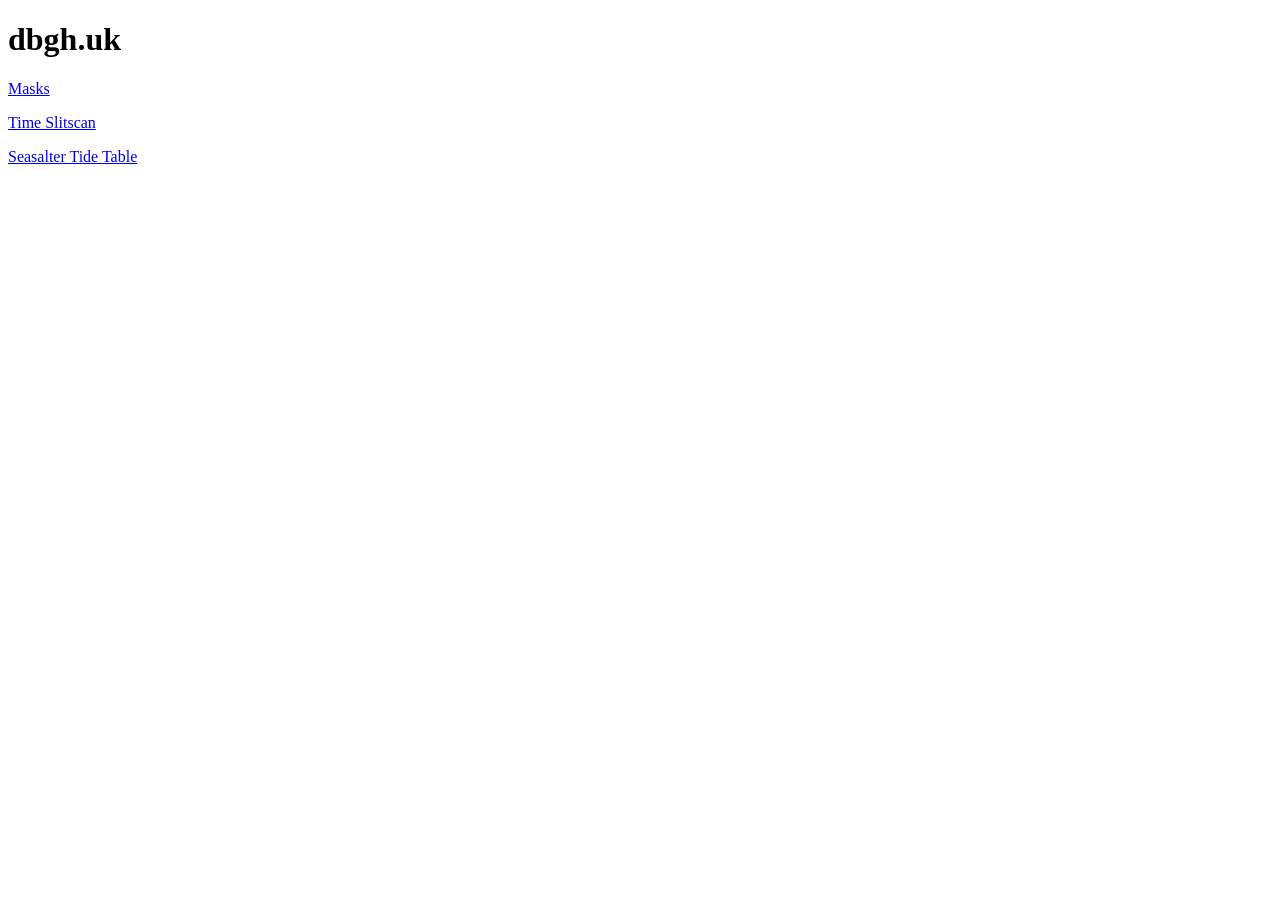
<file: index.html>
<!DOCTYPE html>
<html lang="en">
<head>
  <meta charset="utf-8">
  <meta name="viewport" content="width=device-width, initial-scale=1">
  <title>dbgh.uk</title>
</head>
<body>
  <h1>dbgh.uk</h1>
  <p><a href="/m">Masks</a></p>
  <p><a href="/slitscan">Time Slitscan</a></p>
  <p><a href="/seasalter-tides">Seasalter Tide Table</a></p>
</body>
</html>
</file>
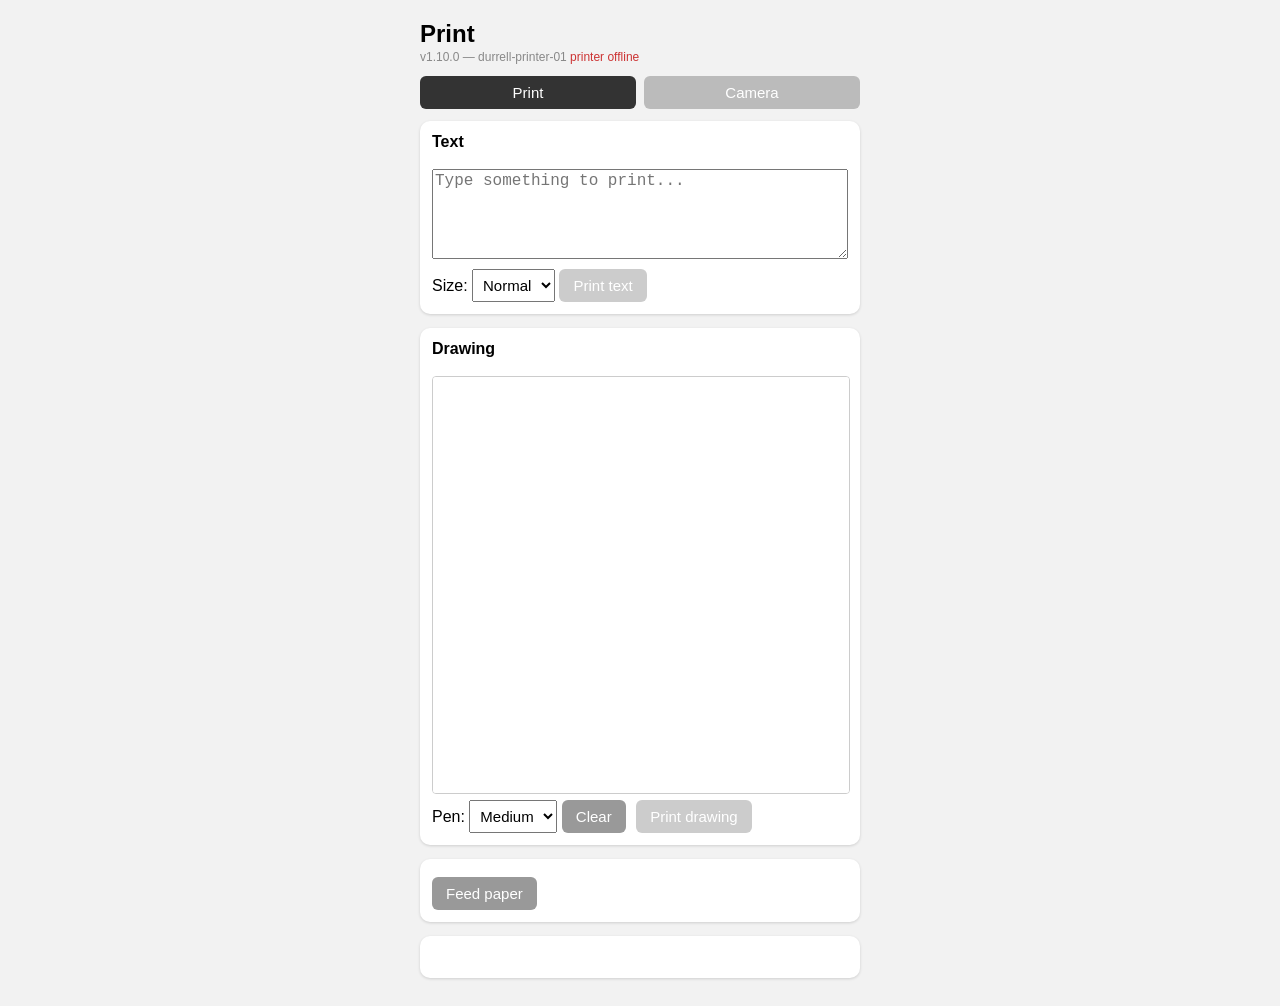
<file: print/index.html>
<!DOCTYPE html><html><head>
<meta charset="utf-8">
<meta name="viewport" content="width=device-width, initial-scale=1">
<title>Print</title>
<style>
  body{font-family:-apple-system,Helvetica,Arial,sans-serif;max-width:440px;
       margin:0 auto;padding:14px;background:#f2f2f2}
  h2{margin:6px 0 2px} .ver{color:#888;font-size:12px;margin-bottom:12px}
  .card{background:#fff;border-radius:10px;padding:12px;margin-bottom:14px;
        box-shadow:0 1px 3px rgba(0,0,0,.15)}
  textarea{width:100%;height:90px;font-size:16px;box-sizing:border-box}
  canvas{width:100%;touch-action:none;border:1px solid #ccc;border-radius:4px;
         background:#fff;display:block}
  button{font-size:15px;padding:8px 14px;margin:6px 6px 0 0;border:none;
         border-radius:6px;background:#333;color:#fff}
  button:disabled{background:#ccc}
  button.sec{background:#999}
  select{font-size:15px;padding:6px}
  #status{min-height:18px;font-size:14px}
  .on{color:#0a7}.off{color:#c33}
  .tabbar{display:flex;gap:8px;margin-bottom:12px}
  .tabbar button{flex:1;margin:0;background:#bbb}
  .tabbar button.act{background:#333}
</style></head><body>
<h2>Print</h2>
<div class="ver">v1.10.0 &mdash; <span id="pname"></span> <span id="conn" class="off">connecting&hellip;</span></div>

<div class="tabbar">
  <button id="tb-print" class="act" onclick="showTab('print')">Print</button>
  <button id="tb-cam" onclick="showTab('cam')">Camera</button>
</div>

<div id="pane-print">
<div class="card">
  <b>Text</b><br><br>
  <textarea id="txt" placeholder="Type something to print..."></textarea><br>
  Size: <select id="size">
    <option value="0">Normal</option>
    <option value="16">Tall</option>
    <option value="17">Big</option>
  </select>
  <button id="btnText" onclick="printText()" disabled>Print text</button>
</div>

<div class="card">
  <b>Drawing</b><br><br>
  <canvas id="cv" width="384" height="384"></canvas>
  Pen: <select id="pen">
    <option value="3">Thin</option>
    <option value="6" selected>Medium</option>
    <option value="12">Fat</option>
    <option value="24">Eraser</option>
  </select>
  <button class="sec" onclick="clearCv()">Clear</button>
  <button id="btnDraw" onclick="printDrawing()" disabled>Print drawing</button>
</div>

<div class="card">
  <button id="btnFeed" class="sec" onclick="send({type:'feed'})" disabled>Feed paper</button>
</div>
</div>

<div id="pane-cam" style="display:none">
<div class="card">
  <b>Take a picture</b> <span style="font-size:12px;color:#888">(countdown, photo, 5s to cancel, then print)</span><br><br>
  <button id="btnSnap" onclick="snap('draw')" disabled>Photo &rarr; AI drawing</button>
  <button id="btnSnapD" onclick="snap('direct')" disabled>Photo &rarr; print photo</button>
  <div id="shots" style="margin-top:8px"></div>
</div>

<div class="card">
  <b>Print options</b><br><br>
  <label style="font-size:15px"><input type="checkbox" id="cbDouble"> Double print (one to keep)</label>
  <div style="font-size:12px;color:#888;margin-top:4px">Applies to drawings and photos,
  from every phone, until switched off. Double-tap the printer's button does 2 copies once.</div>
  <br><b>Drawing style</b> <span style="font-size:12px;color:#888">(always black &amp; white - this sets the flavour)</span><br>
  <select id="stylePreset" style="width:100%;margin-top:6px" onchange="presetPicked()"></select>
  <textarea id="styleText" style="height:56px;font-size:14px;margin-top:6px"
    placeholder="describe a style in your own words..."></textarea>
  <button onclick="useStyle()">Use this style</button>
  <button class="sec" onclick="saveStyleLib()">Save as my style</button>
  <button class="sec" id="btnDelStyle" onclick="delStyle()" style="display:none">Forget</button>
  <details style="margin-top:10px">
    <summary style="font-size:13px;color:#888">Advanced: the fixed rules (rarely change)</summary>
    <textarea id="baseText" style="height:72px;font-size:13px;margin-top:6px"></textarea>
    <button class="sec" onclick="send({type:'set',base:document.getElementById('baseText').value});setStatus('Rules saved')">Save rules</button>
  </details>
</div>
</div>

<div class="card">
  <button id="btnCancel" onclick="send({type:'cancel'});hideCancel()"
    style="display:none;background:#c33">Cancel print</button>
  <div id="status"></div>
</div>

<script>
function showTab(t){
  document.getElementById('pane-print').style.display = t=='print'?'':'none';
  document.getElementById('pane-cam').style.display = t=='cam'?'':'none';
  document.getElementById('tb-print').className = t=='print'?'act':'';
  document.getElementById('tb-cam').className = t=='cam'?'act':'';
}
const RELAY='wss://printer-relay.dbgh.workers.dev';
const printerId=new URLSearchParams(location.search).get('printer')||'durrell-printer-01';
document.getElementById('pname').textContent=printerId+' ';

// --- canvas drawing (same as the local page) ---
const cv=document.getElementById('cv'),ctx=cv.getContext('2d');
function clearCv(){ctx.fillStyle='#fff';ctx.fillRect(0,0,384,384);}
clearCv();
let drawing=false,last=null;
function pos(e){const r=cv.getBoundingClientRect();
  return {x:(e.clientX-r.left)*384/r.width,y:(e.clientY-r.top)*384/r.height};}
cv.addEventListener('pointerdown',e=>{drawing=true;last=pos(e);dot(last);e.preventDefault();});
cv.addEventListener('pointermove',e=>{if(!drawing)return;const p=pos(e);
  const pen=+document.getElementById('pen').value;
  ctx.strokeStyle=pen==24?'#fff':'#000';ctx.lineWidth=pen;ctx.lineCap='round';
  ctx.beginPath();ctx.moveTo(last.x,last.y);ctx.lineTo(p.x,p.y);ctx.stroke();
  last=p;e.preventDefault();});
window.addEventListener('pointerup',()=>drawing=false);
function dot(p){const pen=+document.getElementById('pen').value;
  ctx.fillStyle=pen==24?'#fff':'#000';
  ctx.beginPath();ctx.arc(p.x,p.y,pen/2,0,7);ctx.fill();}

// --- relay connection with reconnect ---
let ws=null,online=false;
function setStatus(s){
  const el=document.getElementById('status');
  el.textContent=s;
  const bad=/no camera|failed|error|offline|cancelled/i.test(s);
  el.style.cssText=bad?'color:#c22;font-weight:700;font-size:16px':'';
}
function setOnline(on){
  online=on;
  const c=document.getElementById('conn');
  c.textContent=on?'printer online':'printer offline';
  c.className=on?'on':'off';
  for(const id of ['btnText','btnDraw','btnFeed','btnSnap','btnSnapD'])
    document.getElementById(id).disabled=!on;
}
let cfg={doublePrint:false};
function connect(){
  ws=new WebSocket(RELAY+'/browser/'+printerId);
  ws.onopen=()=>ws.send('{"type":"settings?"}');
  ws.onmessage=e=>{
    let m;try{m=JSON.parse(e.data);}catch{return;}
    if(m.type==='status')setOnline(m.online);
    if(m.type==='sent'&&!sendQueue.length)setStatus('Sent to printer...');
    if(m.type==='printed'){
      if(sendQueue.length){setStatus('Printing copy 2...');nextChunk();}
      else setStatus('Printed!');
    }
    if(m.type==='chunk_ok')nextChunk();
    if(m.type==='snap_status'){
      setStatus(m.msg);
      if(m.msg.indexOf('tap Cancel')<0)hideCancel();
    }
    if(m.type==='photo'){addShot('image/jpeg',m.jpg,'photo');showCancel();}
    if(m.type==='preview')addShot('image/png',m.png,'drawing');
    if(m.type==='settings'){
      cfg=m;
      document.getElementById('cbDouble').checked=!!m.doublePrint;
      rebuildStyles(m);
    }
    if(m.type==='error'){sendQueue=[];setStatus('Error: '+m.error);}
  };
  ws.onclose=()=>{setOnline(false);setTimeout(connect,3000);};
  ws.onerror=()=>ws.close();
}
connect();
function send(msg){
  if(!ws||ws.readyState!==1){setStatus('Not connected');return;}
  ws.send(JSON.stringify(msg));setStatus('Sending...');
}
document.getElementById('cbDouble').addEventListener('change',e=>{
  send({type:'set',doublePrint:e.target.checked});
});
const PRESETS=[
  ['Woodcut (original)','bold woodcut-style illustration with confident outlines and minimal detail'],
  ['Cartoon','playful cartoon with big expressive features and thick clean outlines'],
  ['Manga','manga comic style with dynamic expressive ink outlines'],
  ['Caricature',"funny caricature exaggerating the subject's most distinctive features"],
  ["Children's book",'sweet children\'s picture-book illustration with simple rounded shapes'],
  ['One-line','elegant continuous one-line drawing, a single unbroken line']];
function rebuildStyles(m){
  const sel=document.getElementById('stylePreset');
  let h='<option value="">custom...</option><optgroup label="Presets">';
  for(const [n,v] of PRESETS)h+='<option value="'+v.replace(/"/g,'&quot;')+'">'+n+'</option>';
  h+='</optgroup>';
  if((m.styles||[]).length){
    h+='<optgroup label="My styles">';
    for(const v of m.styles)h+='<option value="'+v.replace(/"/g,'&quot;')+'">'+
      (v.length>42?v.slice(0,40)+'...':v)+'</option>';
    h+='</optgroup>';
  }
  sel.innerHTML=h;
  if(m.style){
    document.getElementById('styleText').value=m.style;
    sel.value=[...sel.options].some(o=>o.value===m.style)?m.style:'';
  }
  if(m.base)document.getElementById('baseText').value=m.base;
  updateDelBtn(m);
}
function updateDelBtn(m){
  const cur=document.getElementById('styleText').value.trim();
  document.getElementById('btnDelStyle').style.display=
    (m.styles||[]).includes(cur)?'inline-block':'none';
}
function presetPicked(){
  const v=document.getElementById('stylePreset').value;
  if(v)document.getElementById('styleText').value=v;
  updateDelBtn(cfg);
}
function useStyle(){
  const v=document.getElementById('styleText').value.trim();
  if(!v){setStatus('Describe a style first');return;}
  send({type:'set',style:v});
  setStatus('Style set - it is now the default');
}
function saveStyleLib(){
  const v=document.getElementById('styleText').value.trim();
  if(!v){setStatus('Describe a style first');return;}
  send({type:'set',styleAdd:v,style:v});
  setStatus('Saved to My styles and set as default');
}
function delStyle(){
  const v=document.getElementById('styleText').value.trim();
  send({type:'set',styleDel:v});
  setStatus('Forgotten');
}
function printText(){
  const t=document.getElementById('txt').value;
  if(!t.trim()){setStatus('Nothing to print');return;}
  send({type:'print',text:t,size:+document.getElementById('size').value});
}

// --- camera: spoken 3..2..1, shutter click, THEN the capture fires ---
function say(text){
  try{const u=new SpeechSynthesisUtterance(text);u.rate=1;speechSynthesis.speak(u);}catch(e){}
}
let audioCtx=null;
function shutterSound(){
  try{
    audioCtx=audioCtx||new (window.AudioContext||window.webkitAudioContext)();
    // two short filtered noise bursts = mechanical click-clack
    for(const [t0,dur,f] of [[0,0.02,2600],[0.07,0.035,1400]]){
      const n=audioCtx.sampleRate*dur,buf=audioCtx.createBuffer(1,n,audioCtx.sampleRate);
      const d=buf.getChannelData(0);
      for(let i=0;i<n;i++)d[i]=(Math.random()*2-1)*(1-i/n);
      const src=audioCtx.createBufferSource();src.buffer=buf;
      const bp=audioCtx.createBiquadFilter();bp.type='bandpass';bp.frequency.value=f;bp.Q.value=1.2;
      const g=audioCtx.createGain();g.gain.value=0.9;
      src.connect(bp).connect(g).connect(audioCtx.destination);
      src.start(audioCtx.currentTime+t0);
    }
  }catch(e){}
}
function snap(mode){
  if(!ws||ws.readyState!==1){setStatus('Not connected');return;}
  // unlock audio on the user's tap, silently, so the shutter can play later
  try{
    audioCtx=audioCtx||new (window.AudioContext||window.webkitAudioContext)();
    audioCtx.resume&&audioCtx.resume();
  }catch(e){}
  let n=3;
  say('3');setStatus('3...');
  const t=setInterval(()=>{
    n--;
    if(n>0){say(String(n));setStatus(n+'...');}
    else{
      clearInterval(t);
      shutterSound();               // click-clack...
      send({type:'snap',mode:mode}); // ...and the camera fires right after it
      setStatus('Snap!');
    }
  },900);
}
function showCancel(){document.getElementById('btnCancel').style.display='inline-block';}
function hideCancel(){document.getElementById('btnCancel').style.display='none';}
// newest shot first; tap-and-hold (or tap) an image on iPhone to save to Photos
function addShot(mime,b64data,label){
  const d=document.createElement('div');
  d.style.cssText='margin-top:8px';
  d.innerHTML='<div style="font-size:12px;color:#888">'+label+
    ' &mdash; press and hold the image to save to Photos</div>'+
    '<img style="width:100%;border:1px solid #ccc;border-radius:4px" src="data:'+mime+';base64,'+b64data+'">';
  const shots=document.getElementById('shots');
  shots.insertBefore(d,shots.firstChild);
  while(shots.children.length>4)shots.removeChild(shots.lastChild);
}
// Drawings are sent as chunks of 96 rows (~6KB each): the ESP32's
// WebSocket library drops frames bigger than 15KB. Each next chunk goes
// out when the printer acks the previous one (chunk_ok).
let sendQueue=[];
function b64(bytes){
  let bin='';for(let i=0;i<bytes.length;i+=1024)
    bin+=String.fromCharCode(...bytes.subarray(i,i+1024));
  return btoa(bin);
}
function nextChunk(){
  const c=sendQueue.shift();
  if(!c)return;
  setStatus('Printing... ('+c.n+'/'+c.of+')');
  ws.send(JSON.stringify(c.msg));
}
function printDrawing(){
  const img=ctx.getImageData(0,0,384,384).data;
  let lastRow=0;
  for(let y=0;y<384;y++)for(let x=0;x<384;x++)
    if(img[(y*384+x)*4]<128){lastRow=y;break;}
  const rows=lastRow+1;
  // packed rotated 180 so it comes out of the slot the same way up as drawn
  const bytes=new Uint8Array(rows*48);
  for(let y=0;y<rows;y++)for(let x=0;x<384;x++)
    if(img[((rows-1-y)*384+(383-x))*4]<128)bytes[y*48+(x>>3)]|=0x80>>(x&7);
  if(!ws||ws.readyState!==1){setStatus('Not connected');return;}
  const CHUNK=96*48;
  const total=Math.ceil(bytes.length/CHUNK);
  sendQueue=[];
  const copies=cfg.doublePrint?2:1;
  for(let c=0;c<copies;c++)
    for(let i=0;i<total;i++){
      sendQueue.push({n:c*total+i+1,of:copies*total,msg:{type:'image',
        data:b64(bytes.subarray(i*CHUNK,(i+1)*CHUNK)),
        first:i===0,last:i===total-1}});
    }
  nextChunk();
}
</script></body></html>
</file>
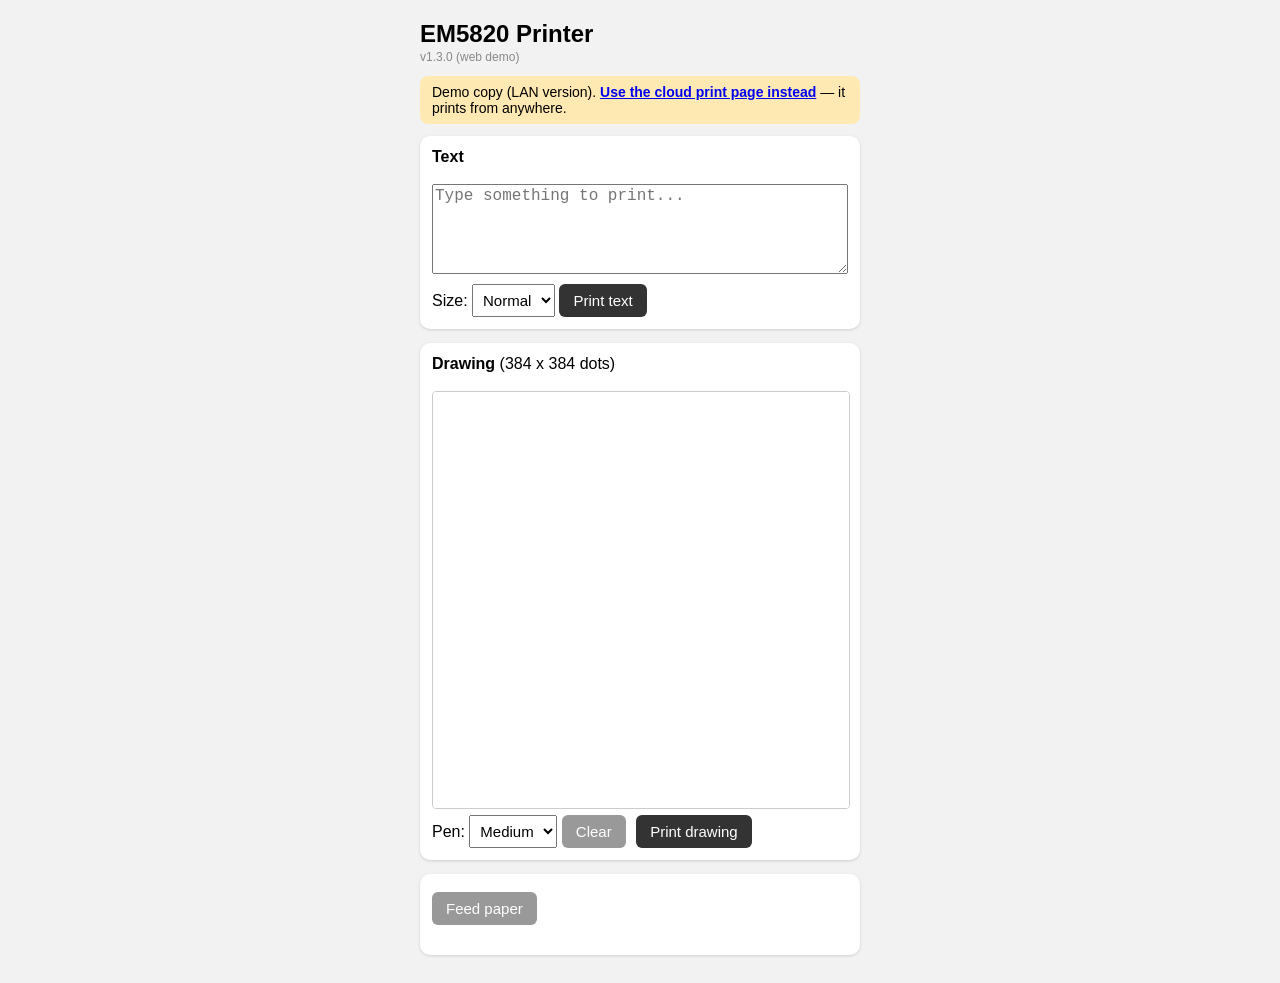
<file: printer/index.html>
<!DOCTYPE html><html><head>
<meta name="viewport" content="width=device-width, initial-scale=1">
<title>EM5820 Printer</title>
<style>
  body{font-family:-apple-system,Helvetica,Arial,sans-serif;max-width:440px;
       margin:0 auto;padding:14px;background:#f2f2f2}
  h2{margin:6px 0 2px} .ver{color:#888;font-size:12px;margin-bottom:12px}
  .card{background:#fff;border-radius:10px;padding:12px;margin-bottom:14px;
        box-shadow:0 1px 3px rgba(0,0,0,.15)}
  textarea{width:100%;height:90px;font-size:16px;box-sizing:border-box}
  canvas{width:100%;touch-action:none;border:1px solid #ccc;border-radius:4px;
         background:#fff;display:block}
  button{font-size:15px;padding:8px 14px;margin:6px 6px 0 0;border:none;
         border-radius:6px;background:#333;color:#fff}
  button.sec{background:#999}
  select{font-size:15px;padding:6px}
  #status{color:#0a7;min-height:18px;font-size:14px}
</style></head><body>
<h2>EM5820 Printer</h2>
<div class="ver">v1.3.0 (web demo)</div>
<div style="background:#ffe9b3;padding:8px 12px;border-radius:8px;margin-bottom:12px;font-size:14px">Demo copy (LAN version). <b><a href="/print/?printer=durrell-printer-01">Use the cloud print page instead</a></b> &mdash; it prints from anywhere.</div>

<div class="card">
  <b>Text</b><br><br>
  <textarea id="txt" placeholder="Type something to print..."></textarea><br>
  Size: <select id="size">
    <option value="0">Normal</option>
    <option value="16">Tall</option>
    <option value="17">Big</option>
  </select>
  <button onclick="printText()">Print text</button>
</div>

<div class="card">
  <b>Drawing</b> (384 x 384 dots)<br><br>
  <canvas id="cv" width="384" height="384"></canvas>
  Pen: <select id="pen">
    <option value="3">Thin</option>
    <option value="6" selected>Medium</option>
    <option value="12">Fat</option>
    <option value="24">Eraser</option>
  </select>
  <button class="sec" onclick="clearCv()">Clear</button>
  <button onclick="printDrawing()">Print drawing</button>
</div>

<div class="card">
  <button class="sec" onclick="post('/feed')">Feed paper</button>
  <div id="status"></div>
</div>

<script>
const cv=document.getElementById('cv'),ctx=cv.getContext('2d');
function clearCv(){ctx.fillStyle='#fff';ctx.fillRect(0,0,384,384);}
clearCv();
let drawing=false,last=null;
function pos(e){const r=cv.getBoundingClientRect();
  return {x:(e.clientX-r.left)*384/r.width, y:(e.clientY-r.top)*384/r.height};}
cv.addEventListener('pointerdown',e=>{drawing=true;last=pos(e);dot(last);e.preventDefault();});
cv.addEventListener('pointermove',e=>{if(!drawing)return;const p=pos(e);
  const pen=+document.getElementById('pen').value;
  ctx.strokeStyle=pen==24?'#fff':'#000';ctx.lineWidth=pen;ctx.lineCap='round';
  ctx.beginPath();ctx.moveTo(last.x,last.y);ctx.lineTo(p.x,p.y);ctx.stroke();
  last=p;e.preventDefault();});
window.addEventListener('pointerup',()=>drawing=false);
function dot(p){const pen=+document.getElementById('pen').value;
  ctx.fillStyle=pen==24?'#fff':'#000';
  ctx.beginPath();ctx.arc(p.x,p.y,pen/2,0,7);ctx.fill();}

function setStatus(s){document.getElementById('status').textContent=s;}
async function post(url,body,type){
  setStatus('Printing...');
  try{
    const r=await fetch(url,{method:'POST',body:body||'',
      headers:type?{'Content-Type':type}:{}});
    setStatus(await r.text());
  }catch(e){setStatus('Error: '+e);}
}
function printText(){
  const t=document.getElementById('txt').value;
  if(!t.trim()){setStatus('Nothing to print');return;}
  const s=document.getElementById('size').value;
  post('/text?size='+s,t,'text/plain');
}
function printDrawing(){
  const img=ctx.getImageData(0,0,384,384).data;
  // find last row containing ink, so we don't print blank paper
  let lastRow=0;
  for(let y=0;y<384;y++)for(let x=0;x<384;x++)
    if(img[(y*384+x)*4]<128){lastRow=y;break;}
  const rows=lastRow+1;
  const bytes=new Uint8Array(rows*48);
  for(let y=0;y<rows;y++)for(let x=0;x<384;x++)
    if(img[(y*384+x)*4]<128) bytes[y*48+(x>>3)]|=0x80>>(x&7);
  let bin='';for(let i=0;i<bytes.length;i+=1024)
    bin+=String.fromCharCode(...bytes.subarray(i,i+1024));
  post('/image',btoa(bin),'text/plain');
}
</script></body></html>
</file>
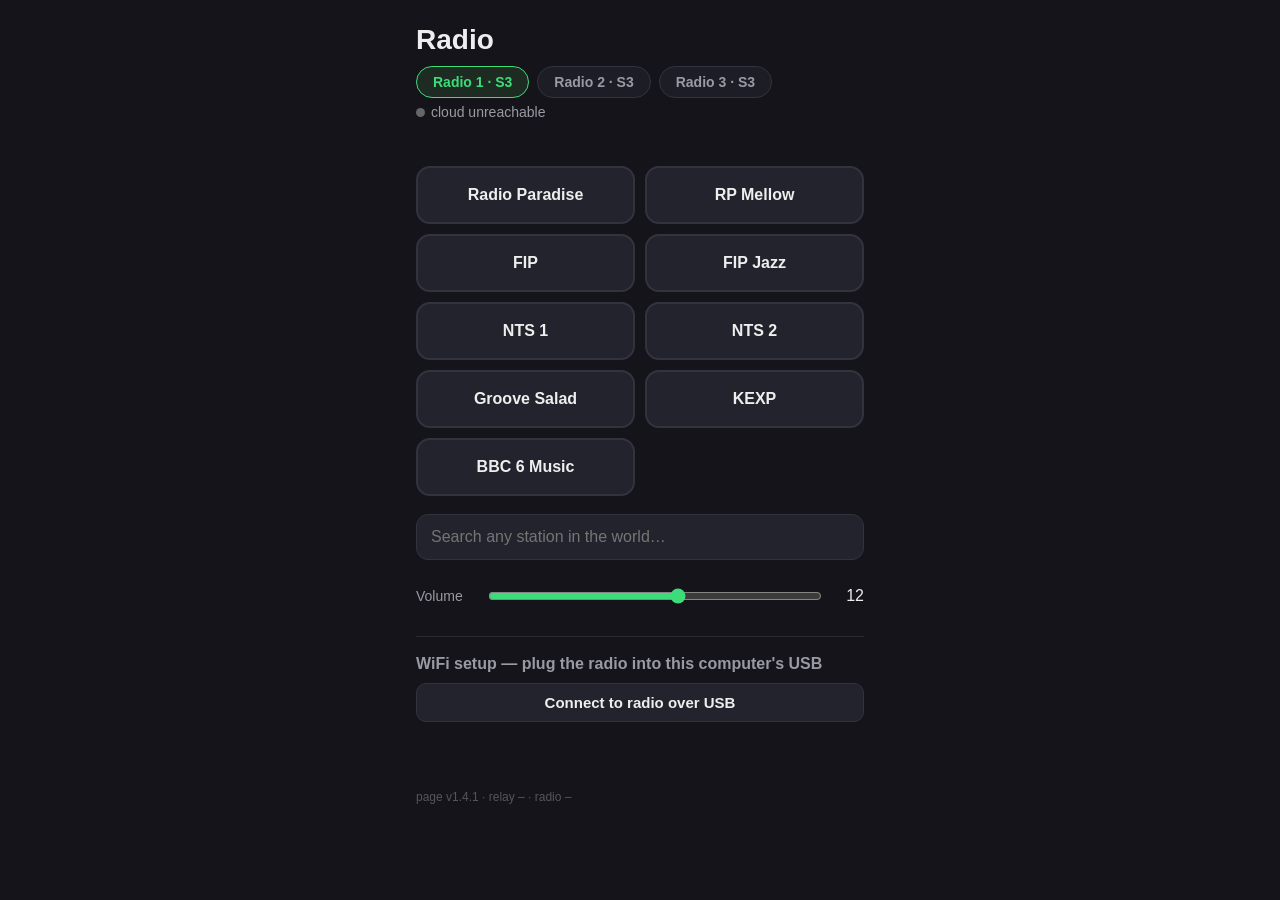
<file: radio/index.html>
<!doctype html>
<html lang="en">
<head>
<meta charset="utf-8">
<meta name="viewport" content="width=device-width, initial-scale=1">
<title>Radio</title>
<style>
  :root { color-scheme: dark; }
  * { box-sizing: border-box; }
  body {
    margin: 0; padding: 24px 16px 40px;
    background: #14141a; color: #eee;
    font-family: -apple-system, BlinkMacSystemFont, "Helvetica Neue", sans-serif;
    max-width: 480px; margin-inline: auto;
  }
  h1 { font-size: 28px; margin: 0 0 4px; font-weight: 600; }
  #status { font-size: 14px; color: #9a9aa5; min-height: 20px; margin-bottom: 4px; }
  #status .dot { display: inline-block; width: 9px; height: 9px; border-radius: 50%;
    background: #666; margin-right: 6px; }
  #status.online .dot { background: #3ddc7a; }
  #nowplaying { font-size: 14px; color: #c9c9d4; min-height: 20px; margin-bottom: 18px;
    font-style: italic; overflow: hidden; text-overflow: ellipsis; white-space: nowrap; }
  #stations { display: grid; grid-template-columns: 1fr 1fr; gap: 10px; }
  #stations button {
    padding: 18px 10px; font-size: 16px; font-weight: 600; color: #eee;
    background: #23232d; border: 2px solid #33333f; border-radius: 14px;
    cursor: pointer; transition: background .15s, border-color .15s;
  }
  #stations button:active { background: #2e2e3a; }
  #stations button.current { border-color: #3ddc7a; background: #1d2b22; }
  #searchbox {
    width: 100%; margin-top: 18px; padding: 13px 14px; font-size: 16px;
    border-radius: 12px; border: 1px solid #33333f; background: #23232d;
    color: #eee; box-sizing: border-box;
  }
  #results div {
    padding: 10px 6px; cursor: pointer; border-bottom: 1px solid #23232d;
    font-size: 15px;
  }
  #results div:hover { background: #1d1d25; }
  #results .meta { color: #77777f; font-size: 13px; margin-left: 6px; }
  #results div.current { color: #3ddc7a; }
  #volrow { margin-top: 26px; display: flex; align-items: center; gap: 12px; }
  #volrow label { font-size: 14px; color: #9a9aa5; width: 58px; }
  #vol { flex: 1; accent-color: #3ddc7a; }
  #volval { width: 28px; text-align: right; font-variant-numeric: tabular-nums; }
  footer { margin-top: 36px; font-size: 12px; color: #55555f; }
  #setup { margin-top: 30px; border-top: 1px solid #2a2a34; padding-top: 18px; }
  #setup h2 { font-size: 16px; color: #9a9aa5; font-weight: 600; margin: 0 0 10px; }
  #setup button, #setup input {
    font-size: 15px; border-radius: 10px; border: 1px solid #33333f;
    background: #23232d; color: #eee; padding: 10px 14px; width: 100%;
    margin-bottom: 8px; box-sizing: border-box;
  }
  #setup button { cursor: pointer; font-weight: 600; }
  #setup button.go { background: #1d2b22; border-color: #3ddc7a; }
  #setupnets div { padding: 7px 4px; cursor: pointer; color: #9ab4dd; font-size: 15px; }
  #savedwifis { margin-bottom: 10px; }
  #savedwifis .row { display: flex; align-items: center; gap: 8px; padding: 6px 2px;
    font-size: 15px; color: #c9c9d4; }
  #savedwifis .row span.name { flex: 1; overflow: hidden; text-overflow: ellipsis; }
  #savedwifis .row button { width: auto; margin: 0; padding: 5px 10px; font-size: 13px; }
  #savedwifis .hint { font-size: 12px; color: #77777f; margin: 2px 0 6px; }
  #setuplog { font-size: 13px; color: #9a9aa5; white-space: pre-wrap; min-height: 18px; margin-top: 6px; }
  .hidden { display: none; }
</style>
</head>
<body>
<h1>Radio</h1>
<div id="devices"></div>
<style>
  #devices { display: flex; gap: 8px; margin: 10px 0 6px; }
  #devices button {
    padding: 7px 16px; font-size: 14px; font-weight: 600; color: #9a9aa5;
    background: #1d1d25; border: 1px solid #33333f; border-radius: 999px; cursor: pointer;
  }
  #devices button.current { color: #3ddc7a; border-color: #3ddc7a; background: #1d2b22; }
</style>
<div id="status"><span class="dot"></span><span id="statustext">connecting…</span></div>
<div id="nowplaying"></div>
<div id="stations"></div>
<input id="searchbox" placeholder="Search any station in the world…" autocomplete="off">
<div id="results"></div>
<div id="volrow">
  <label for="vol">Volume</label>
  <input id="vol" type="range" min="0" max="21" step="1" value="12">
  <span id="volval">12</span>
</div>
<div id="setup">
  <h2>WiFi setup — plug the radio into this computer's USB</h2>
  <button id="connectbtn">Connect to radio over USB</button>
  <div id="setupform" class="hidden">
    <div id="savedwifis"></div>
    <div id="setupnets"></div>
    <input id="setupssid" placeholder="Network name">
    <input id="setuppass" type="password" placeholder="Password">
    <button id="sendwifi" class="go">Save WiFi to radio</button>
  </div>
  <div id="setuplog"></div>
</div>
<footer>page v1.4.1 · relay <span id="relayver">–</span> · radio <span id="fwver">–</span></footer>

<script>
const PAGE_VERSION = '1.4.1';
const RELAY = 'https://radio-relay.dbgh.workers.dev';
const DEVICE = new URLSearchParams(location.search).get('device') || 'durrell-radio-01';

// Your radios - edit labels or add more here.
const DEVICES = [
  { id: 'durrell-radio-01', label: 'Radio 1 · S3' },
  { id: 'durrell-radio-02', label: 'Radio 2 · S3' },
  { id: 'durrell-radio-03', label: 'Radio 3 · S3' },
];
const devicesEl = document.getElementById('devices');
DEVICES.forEach(d => {
  const b = document.createElement('button');
  b.textContent = d.label;
  b.classList.toggle('current', d.id === DEVICE);
  b.onclick = () => { if (d.id !== DEVICE) location.search = '?device=' + d.id; };
  devicesEl.appendChild(b);
});

// Edit this list to add or remove stations.
const STATIONS = [
  { name: 'Radio Paradise',  url: 'http://stream.radioparadise.com/mp3-192' },
  { name: 'RP Mellow',       url: 'http://stream.radioparadise.com/mellow-192' },
  { name: 'FIP',             url: 'https://icecast.radiofrance.fr/fip-midfi.mp3' },
  { name: 'FIP Jazz',        url: 'https://icecast.radiofrance.fr/fipjazz-midfi.mp3' },
  { name: 'NTS 1',           url: 'https://stream-relay-geo.ntslive.net/stream' },
  { name: 'NTS 2',           url: 'https://stream-relay-geo.ntslive.net/stream2' },
  { name: 'Groove Salad',    url: 'https://ice1.somafm.com/groovesalad-128-mp3' },
  { name: 'KEXP',            url: 'https://kexp-mp3-128.streamguys1.com/kexp128.mp3' },
  { name: 'BBC 6 Music',     url: 'http://as-hls-ww-live.akamaized.net/pool_81827798/live/ww/bbc_6music/bbc_6music.isml/bbc_6music-audio%3d96000.norewind.m3u8' },
];

const stationsEl = document.getElementById('stations');
const statusEl = document.getElementById('status');
const statusText = document.getElementById('statustext');
const nowEl = document.getElementById('nowplaying');
const volEl = document.getElementById('vol');
const volVal = document.getElementById('volval');
let currentUrl = '', volDragging = false;

STATIONS.forEach(s => {
  const b = document.createElement('button');
  b.textContent = s.name;
  b.onclick = () => setState({ name: s.name, url: s.url });
  b.dataset.url = s.url;
  stationsEl.appendChild(b);
});

volEl.oninput = () => { volVal.textContent = volEl.value; volDragging = true; };
volEl.onchange = () => { volDragging = false; setState({ volume: +volEl.value }); };

async function setState(patch) {
  try {
    const r = await fetch(`${RELAY}/set?device=${DEVICE}`, {
      method: 'POST',
      headers: { 'Content-Type': 'application/json' },
      body: JSON.stringify(patch),
    });
    render(await r.json(), null);
  } catch (e) { statusText.textContent = 'cloud unreachable'; }
}

function render(state, radio) {
  if (state) {
    currentUrl = state.url;
    document.querySelectorAll('#stations button').forEach(b =>
      b.classList.toggle('current', b.dataset.url === state.url));
    if (!volDragging) { volEl.value = state.volume; volVal.textContent = state.volume; }
  }
  if (radio !== null && radio !== undefined) {
    const fresh = radio.lastSeen && (Date.now() - radio.lastSeen) < 15000;
    statusEl.classList.toggle('online', fresh);
    statusText.textContent = fresh
      ? `radio online${radio.playing ? ' · playing' : ' · silent'}`
      : 'radio offline';
    nowEl.textContent = fresh && radio.title ? radio.title : '';
    document.getElementById('fwver').textContent = radio.fw ? 'v' + radio.fw : '–';
  }
}

async function poll() {
  try {
    const r = await fetch(`${RELAY}/status?device=${DEVICE}`);
    const j = await r.json();
    document.getElementById('relayver').textContent = 'v' + (j.relay || '?');
    render(j.state, j.radio || {});
  } catch (e) { statusText.textContent = 'cloud unreachable'; statusEl.classList.remove('online'); }
}
poll();
setInterval(poll, 3000);

// ---- station search (Radio Browser, ~50k stations) ----
const RB_SERVERS = ['https://de2.api.radio-browser.info', 'https://de1.api.radio-browser.info'];
const searchBox = document.getElementById('searchbox');
const resultsEl = document.getElementById('results');
let searchTimer = null;

searchBox.oninput = () => {
  clearTimeout(searchTimer);
  const q = searchBox.value.trim();
  if (q.length < 2) { resultsEl.innerHTML = ''; return; }
  searchTimer = setTimeout(() => doSearch(q), 400);
};

async function doSearch(q) {
  resultsEl.innerHTML = '<div class="meta">searching…</div>';
  let list = null;
  for (const s of RB_SERVERS) {
    try {
      const r = await fetch(`${s}/json/stations/search?name=${encodeURIComponent(q)}&limit=15&hidebroken=true&order=votes&reverse=true`);
      if (r.ok) { list = await r.json(); break; }
    } catch (e) { /* try next mirror */ }
  }
  if (searchBox.value.trim() !== q) return;   // stale reply
  if (!list) { resultsEl.innerHTML = '<div class="meta">search unavailable right now</div>'; return; }
  if (!list.length) { resultsEl.innerHTML = '<div class="meta">nothing found</div>'; return; }
  resultsEl.innerHTML = '';
  list.forEach(st => {
    const name = (st.name || '').trim().slice(0, 60);
    const url = st.url_resolved || st.url;
    if (!name || !url) return;
    const d = document.createElement('div');
    d.innerHTML = `${name.replace(/</g, '&lt;')}<span class="meta">${st.countrycode || ''} · ${(st.codec || '?').toLowerCase()} ${st.bitrate || ''}k</span>`;
    d.onclick = () => {
      setState({ name, url });
      [...resultsEl.children].forEach(c => c.classList.remove('current'));
      d.classList.add('current');
    };
    resultsEl.appendChild(d);
  });
}

// ---- WiFi setup over USB (Web Serial, Chrome / Edge only) ----
const setupLog = document.getElementById('setuplog');
const connectBtn = document.getElementById('connectbtn');
let serialPort = null, serialWriter = null;
let lineResolvers = [];

if (!('serial' in navigator)) {
  connectBtn.disabled = true;
  setupLog.textContent = 'USB setup needs Chrome or Edge on a computer.';
}

function slog(t) { setupLog.textContent = t; }

async function readLines(port) {
  const decoder = new TextDecoderStream();
  port.readable.pipeTo(decoder.writable).catch(() => {});
  const reader = decoder.readable.getReader();
  let buf = '';
  try {
    while (true) {
      const { value, done } = await reader.read();
      if (done) break;
      buf += value;
      let i;
      while ((i = buf.indexOf('\n')) >= 0) {
        const line = buf.slice(0, i).trim();
        buf = buf.slice(i + 1);
        if (!line.startsWith('{')) continue;
        let obj = null;
        try { obj = JSON.parse(line); } catch (e) { continue; }
        const waiting = lineResolvers; lineResolvers = [];
        waiting.forEach(fn => fn(obj));
      }
    }
  } catch (e) { /* port closed */ }
}

function nextJson(timeoutMs) {
  return new Promise(resolve => {
    const t = setTimeout(() => resolve(null), timeoutMs);
    lineResolvers.push(obj => { clearTimeout(t); resolve(obj); });
  });
}

async function sendCmd(obj, timeoutMs = 8000) {
  const p = nextJson(timeoutMs);
  await serialWriter.write(new TextEncoder().encode(JSON.stringify(obj) + '\n'));
  return p;
}

connectBtn.onclick = async () => {
  try {
    serialPort = await navigator.serial.requestPort();
    await serialPort.open({ baudRate: 115200 });
    serialWriter = serialPort.writable.getWriter();
    readLines(serialPort);
    slog('Connected - asking radio for status...');
    await new Promise(r => setTimeout(r, 2500));   // board may reboot on connect
    const st = await sendCmd({ cmd: 'status' });
    if (!st) { slog('No reply - is this the radio? Try unplug/replug.'); return; }
    document.getElementById('setupform').classList.remove('hidden');
    connectBtn.classList.add('hidden');
    slog(`Radio v${st.fw}${st.wifi ? ` - on "${st.ssid}"` : ' - not on WiFi'} - scanning networks...`);
    refreshSaved();
    const sc = await sendCmd({ cmd: 'scan' }, 15000);
    const netsEl = document.getElementById('setupnets');
    if (sc && sc.networks && sc.networks.length) {
      netsEl.innerHTML = '';
      sc.networks.forEach(n => {
        const d = document.createElement('div');
        d.textContent = `${n.ssid} (${n.rssi} dBm)`;
        d.onclick = () => { document.getElementById('setupssid').value = n.ssid; };
        netsEl.appendChild(d);
      });
      slog('Pick a network, type its password, then Save.');
    } else {
      slog('Scan found nothing - type the network name yourself.');
    }
  } catch (e) {
    slog('Could not open the port: ' + e.message);
  }
};

function renderSaved(nets, connected) {
  const el = document.getElementById('savedwifis');
  el.innerHTML = '';
  if (!nets || !nets.length) return;
  const hint = document.createElement('div');
  hint.className = 'hint';
  hint.textContent = 'Saved networks - tried top-down until one connects:';
  el.appendChild(hint);
  nets.forEach((ssid, i) => {
    const row = document.createElement('div');
    row.className = 'row';
    const name = document.createElement('span');
    name.className = 'name';
    name.textContent = `${i + 1}. ${ssid}` + (ssid === connected ? '  ✓' : '');
    row.appendChild(name);
    if (i > 0) {
      const up = document.createElement('button');
      up.textContent = 'Top';
      up.onclick = async () => {
        const r = await sendCmd({ cmd: 'top', ssid });
        if (r) renderSaved(r.nets, connected);
      };
      row.appendChild(up);
    }
    const del = document.createElement('button');
    del.textContent = '×';
    del.onclick = async () => {
      const r = await sendCmd({ cmd: 'remove', ssid });
      if (r) renderSaved(r.nets, connected);
    };
    row.appendChild(del);
    el.appendChild(row);
  });
}

async function refreshSaved() {
  const r = await sendCmd({ cmd: 'nets' });
  if (r) renderSaved(r.nets, r.connected);
}

document.getElementById('sendwifi').onclick = async () => {
  const ssid = document.getElementById('setupssid').value.trim();
  const pass = document.getElementById('setuppass').value;
  if (!ssid) { slog('Enter a network name first.'); return; }
  slog(`Sending "${ssid}" to the radio - it will try to join (up to 20s)...`);
  const r = await sendCmd({ cmd: 'wifi', ssid, pass }, 25000);
  if (r && r.ok) slog(`Joined! Radio is on ${r.ip}. You can unplug it now.`);
  else if (r) slog('Did not join: ' + (r.error || 'unknown') + ' - check the password.');
  else slog('No reply from the radio - try again.');
  refreshSaved();
};
</script>
</body>
</html>
</file>
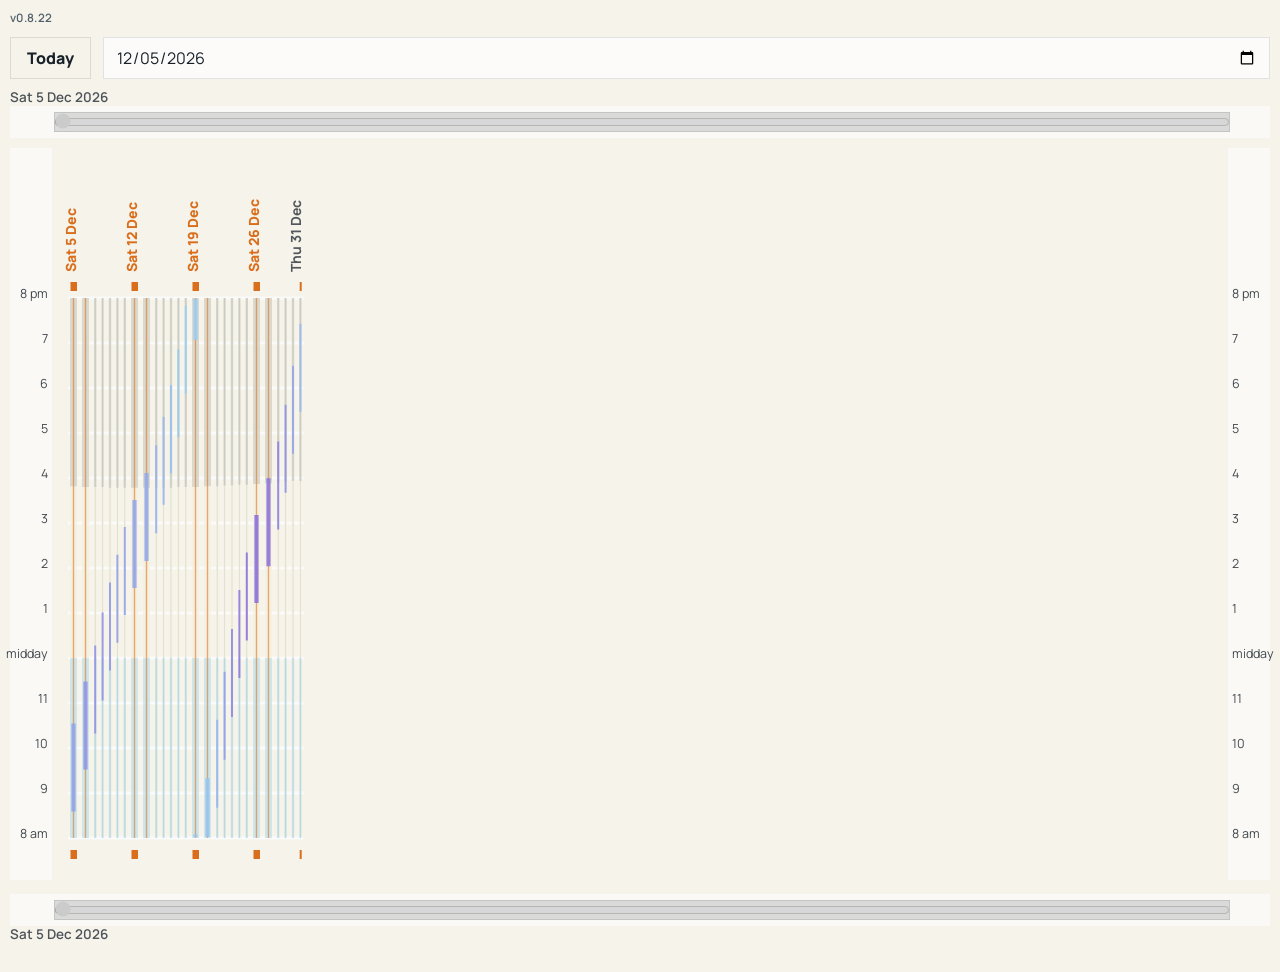
<file: seasalter-tides/index.html>
<!DOCTYPE html>
<html lang="en">
<head>
  <meta charset="utf-8">
  <meta name="viewport" content="width=device-width, initial-scale=1">
  <title>Seasalter Tide Table</title>
  <meta
    name="description"
    content="Generate a spreadsheet-style tide table for Seasalter, filter it online, and export CSV or Excel."
  >
  <link rel="preconnect" href="https://fonts.googleapis.com">
  <link rel="preconnect" href="https://fonts.gstatic.com" crossorigin>
  <link href="https://fonts.googleapis.com/css2?family=Fraunces:wght@600;700&family=Manrope:wght@400;500;600;700&display=swap" rel="stylesheet">
  <link rel="stylesheet" href="./styles.css?v=0.8.22">
</head>
<body>
  <div class="page-shell">
    <header class="hero">
      <p class="version-line" id="versionPill">Version -</p>
    </header>

    <main class="layout">
      <section class="card visual-card">
        <div class="calendar-tools" aria-label="Calendar tools">
          <button id="todayButton" class="secondary-button today-button" type="button">Today</button>
          <label class="calendar-jump">
            <input id="jumpDateInput" type="date" aria-label="Jump to date">
          </label>
        </div>

        <p id="calendarLeadDateTop" class="calendar-position-line"></p>

        <div id="visualEmptyState" class="empty-state">
          <h3>No calendar drawn yet</h3>
          <p>Generate a date range and the app will draw a thin-line high-tide calendar from 8am to 8pm.</p>
        </div>

        <div id="calendarPanel" class="calendar-panel is-hidden">
          <div class="calendar-scroller calendar-scroller-top">
            <input id="calendarRangeTop" class="calendar-range" type="range" min="0" max="0" value="0" step="1" aria-label="Scroll tide calendar">
          </div>

          <div class="calendar-stage">
            <div id="calendarAxisLeft" class="calendar-axis" aria-hidden="true"></div>
            <div id="calendarWrap" class="calendar-wrap">
              <div id="calendarGraphic" class="calendar-graphic" aria-live="polite"></div>
            </div>
            <div id="calendarAxisRight" class="calendar-axis" aria-hidden="true"></div>
          </div>

          <div class="calendar-scroller calendar-scroller-bottom">
            <input id="calendarRangeBottom" class="calendar-range" type="range" min="0" max="0" value="0" step="1" aria-label="Scroll tide calendar">
          </div>
        </div>

        <p id="calendarLeadDateBottom" class="calendar-position-line"></p>
      </section>

      <section class="card controls-card">
        <div class="card-head">
          <div>
            <p class="kicker">Setup</p>
            <h2>Generate tide table</h2>
          </div>
          <a class="text-link" href="https://www.seanoe.org/data/00980/109129/" target="_blank" rel="noreferrer">Open data source</a>
        </div>

        <form id="controls-form" class="controls-grid">
          <label class="field field-wide">
            <span>Engine mode</span>
            <input value="Built-in harmonic prediction engine" readonly>
            <small>Uses open TICON-4 constituents from Herne Bay plus a calibrated Seasalter offset model. Current fit check: about 5.5 minutes and 0.07 m mean error over 26 April 2026 to 2 May 2026. Not for navigation.</small>
          </label>

          <label class="field">
            <span>Year</span>
            <input id="yearInput" name="year" type="number" min="2000" max="2100" step="1">
          </label>

          <label class="field">
            <span>Time zone</span>
            <select id="timezoneMode" name="timezoneMode">
              <option value="local">Local time</option>
              <option value="utc">UTC</option>
            </select>
          </label>

          <label class="field">
            <span>Time format</span>
            <select id="timeFormat" name="timeFormat">
              <option value="24">24-hour</option>
              <option value="12">12-hour</option>
            </select>
          </label>

          <label class="field">
            <span>Tide filter</span>
            <select id="tideFilter" name="tideFilter">
              <option value="both">High and low</option>
              <option value="high">High only</option>
              <option value="low">Low only</option>
            </select>
          </label>

          <label class="field">
            <span>High tide window</span>
            <select id="highlightWindow" name="highlightWindow">
              <option value="1" selected>1 hour either side</option>
              <option value="2">2 hours either side</option>
            </select>
          </label>

          <label class="field">
            <span>Month</span>
            <select id="monthFilter" name="monthFilter">
              <option value="all">All months</option>
            </select>
          </label>

          <label class="field">
            <span>Start date</span>
            <input id="startDate" name="startDate" type="date">
          </label>

          <label class="field">
            <span>End date</span>
            <input id="endDate" name="endDate" type="date">
          </label>

          <label class="field field-wide">
            <span>Search within the table</span>
            <input id="searchInput" name="searchInput" type="search" placeholder="Try Apr, Sunday, 05:30, high">
          </label>

          <div class="actions field-wide">
            <button id="generateButton" type="submit" class="primary-button">Generate year table</button>
            <button id="refreshButton" type="button" class="secondary-button">Rebuild from engine</button>
            <button id="csvButton" type="button" class="secondary-button" disabled>Export CSV</button>
            <button id="xlsxButton" type="button" class="secondary-button" disabled>Export Excel</button>
          </div>
        </form>

        <div class="status-row">
          <p id="statusMessage" class="status-message" aria-live="polite">Choose a year and the page will generate the table locally.</p>
          <div class="status-pills">
            <span class="pill" id="cachePill">No cache yet</span>
            <span class="pill" id="rowsPill">0 rows</span>
          </div>
        </div>
      </section>

      <section class="card table-card">
        <div class="card-head">
          <div>
            <p class="kicker">Preview</p>
            <h2>Spreadsheet view</h2>
          </div>
        </div>

        <div id="emptyState" class="empty-state">
          <h3>No tide table loaded yet</h3>
          <p>The app will group tide events by day and lay them out into export-friendly columns.</p>
        </div>

        <div id="tableWrap" class="table-wrap is-hidden">
          <table id="tideTable" class="tide-table">
            <thead id="tideTableHead"></thead>
            <tbody id="tideTableBody"></tbody>
          </table>
        </div>
      </section>
    </main>
  </div>

  <script src="https://cdn.sheetjs.com/xlsx-0.20.3/package/dist/xlsx.full.min.js"></script>
  <script type="module" src="./app.js?v=0.8.22"></script>
</body>
</html>
</file>
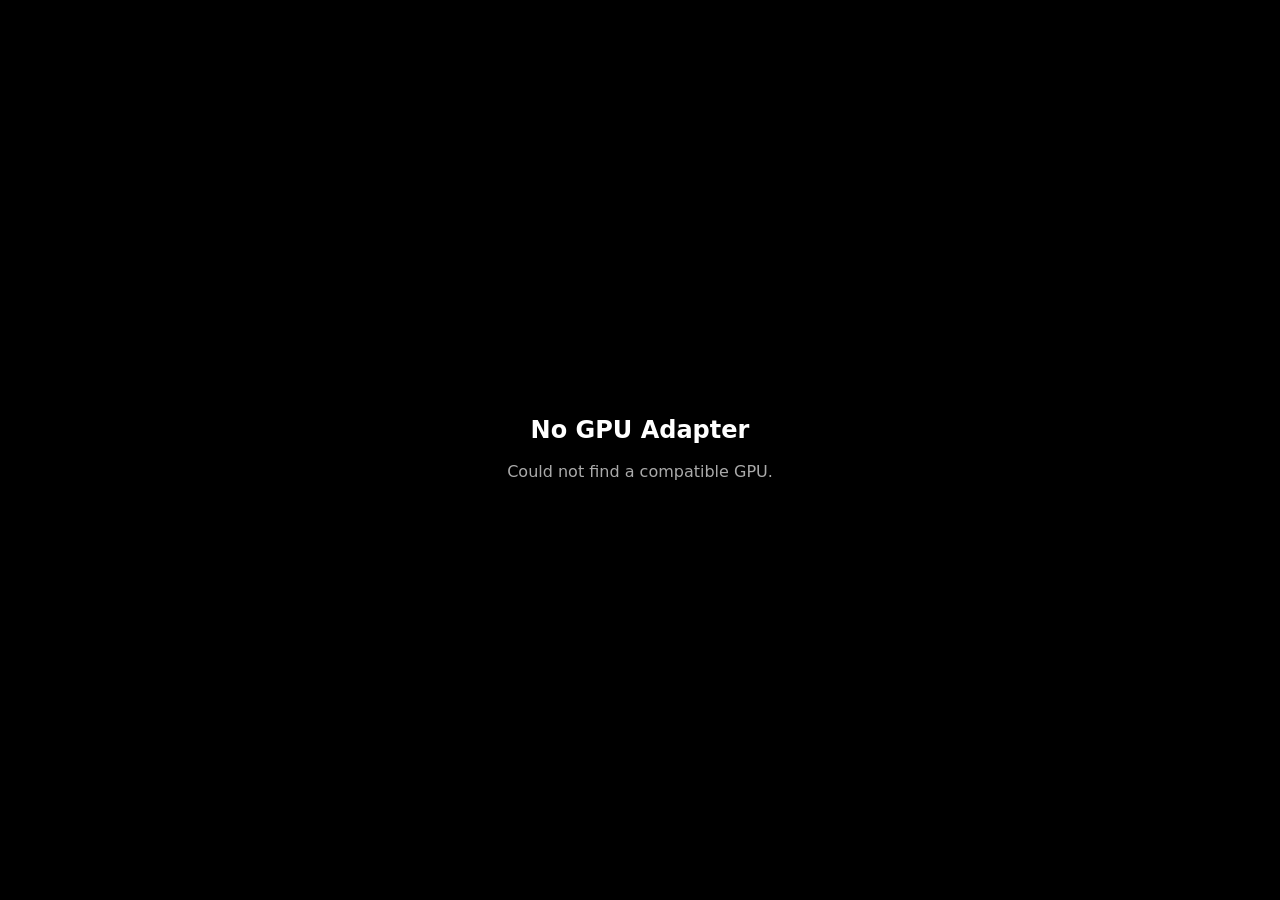
<file: slitscan/index.html>
<!DOCTYPE html>
<html lang="en">
<head>
<meta charset="utf-8">
<meta name="viewport" content="width=device-width,initial-scale=1,maximum-scale=1,user-scalable=no,viewport-fit=cover">
<title>Time Slitscan</title>
<style>
*{margin:0;padding:0;box-sizing:border-box}
html,body{width:100%;height:100%;background:#000;overflow:hidden;
  font-family:-apple-system,BlinkMacSystemFont,'Segoe UI',system-ui,sans-serif;
  color:#fff;-webkit-user-select:none;user-select:none}
#canvas{width:100%;height:100%;display:block;touch-action:none}

#error-overlay{position:fixed;inset:0;display:none;flex-direction:column;
  align-items:center;justify-content:center;padding:2rem;text-align:center;background:#000;z-index:100}
#error-overlay h1{font-size:1.5rem;margin-bottom:1rem}
#error-overlay p{color:#aaa;max-width:400px;line-height:1.5}

#loading-overlay{position:fixed;inset:0;display:flex;align-items:center;justify-content:center;
  background:#000;z-index:90;transition:opacity .3s}
#loading-overlay.hidden{opacity:0;pointer-events:none}

.spinner{width:40px;height:40px;border:3px solid #333;border-top-color:#fff;
  border-radius:50%;animation:spin .8s linear infinite}
@keyframes spin{to{transform:rotate(360deg)}}

#settings{position:fixed;bottom:0;left:0;right:0;
  background:rgba(28,28,30,.95);backdrop-filter:blur(20px);-webkit-backdrop-filter:blur(20px);
  border-radius:16px 16px 0 0;padding:1.25rem 1.5rem calc(env(safe-area-inset-bottom,0px) + 1.25rem);
  transform:translateY(100%);transition:transform .3s ease;z-index:50;max-height:60vh;overflow-y:auto}
#settings.open{transform:translateY(0)}

.settings-handle{width:36px;height:4px;background:#666;border-radius:2px;margin:0 auto 1rem}
.settings-version{font-size:.68rem;color:#636366;text-align:center;margin:-.35rem 0 1rem}

.settings-section{margin-bottom:1.25rem}
.settings-section:last-child{margin-bottom:0}

.section-label{font-size:.75rem;color:#8e8e93;text-transform:uppercase;
  letter-spacing:.05em;margin-bottom:.5rem}

.setting-row{display:flex;align-items:center;justify-content:space-between;
  padding:.75rem 1rem;background:rgba(44,44,46,.8);border-radius:10px;margin-bottom:.5rem}

.setting-label{font-size:.95rem}
.setting-value{font-size:.85rem;color:#8e8e93}

select{background:rgba(58,58,60,.8);color:#fff;border:none;border-radius:8px;
  padding:.4rem .6rem;font-size:.9rem;outline:none;max-width:55%}

input[type=range]{-webkit-appearance:none;width:100%;height:4px;
  background:#48484a;border-radius:2px;outline:none;margin:.75rem 0 .25rem}
input[type=range]::-webkit-slider-thumb{-webkit-appearance:none;width:24px;height:24px;
  background:#fff;border-radius:50%;cursor:pointer}

.info-text{font-size:.75rem;color:#636366;line-height:1.4;margin-top:.5rem}

#tap-hint{position:fixed;bottom:calc(env(safe-area-inset-bottom,0px) + 1rem);left:50%;
  transform:translateX(-50%);background:rgba(0,0,0,.5);backdrop-filter:blur(10px);
  -webkit-backdrop-filter:blur(10px);padding:.4rem 1rem;border-radius:20px;
  font-size:.8rem;color:#aaa;z-index:10;animation:fadeHint 3s 2s forwards}
@keyframes fadeHint{to{opacity:0;pointer-events:none}}

</style>
</head>
<body>

<canvas id="canvas"></canvas>

<div id="loading-overlay"><div class="spinner"></div></div>

<div id="error-overlay">
  <h1 id="error-title"></h1>
  <p id="error-msg"></p>
</div>

<div id="tap-hint">Tap for settings</div>

<div id="settings">
  <div class="settings-handle"></div>
  <div class="settings-version" id="settings-version">1.2.3</div>

  <div class="settings-section">
    <div class="section-label">Display</div>
    <div class="setting-row">
      <span class="setting-label">Achieved FPS</span>
      <span class="setting-value" id="achieved-fps-label">--</span>
    </div>
    <div class="setting-row">
      <span class="setting-label">Buffered Frames</span>
      <span class="setting-value" id="display-buffer-label">0</span>
    </div>
    <div class="setting-row">
      <span class="setting-label">Time Band</span>
      <span class="setting-value" id="band-width-label">0 px</span>
    </div>
  </div>

  <div class="settings-section">
    <div class="section-label">Orientation</div>
    <div class="setting-row">
      <span class="setting-label">Slit Direction</span>
      <select id="orientation-select">
        <option value="vertical">Vertical Slits</option>
        <option value="horizontal">Horizontal Slits</option>
      </select>
    </div>
    <p class="info-text">This switches the effect from vertical slits to horizontal slits. Vertical uses left and right halves. Horizontal uses top and bottom halves.</p>
  </div>

  <div class="settings-section">
    <div class="section-label">Camera</div>
    <div class="setting-row">
      <span class="setting-label">Source</span>
      <select id="camera-select"><option>Loading...</option></select>
    </div>
  </div>

  <div class="settings-section">
    <div class="section-label">Time Buffer</div>
    <div class="setting-row" style="flex-direction:column;align-items:stretch">
      <div style="display:flex;justify-content:space-between;margin-bottom:.25rem">
        <span class="setting-label" id="buffer-label">80 frames</span>
        <span class="setting-value" id="delay-label">~1.3s delay</span>
      </div>
      <input type="range" id="buffer-slider" min="12" max="180" step="6" value="80">
    </div>
    <p class="info-text">More frames create a longer time span. The maximum buffer depends on slit width so the full time band still fits on screen.</p>
  </div>

  <div class="settings-section">
    <div class="section-label">Render</div>
    <div class="setting-row" style="flex-direction:column;align-items:stretch">
      <div style="display:flex;justify-content:space-between;margin-bottom:.25rem">
        <span class="setting-label" id="fps-label">60 fps target</span>
        <span class="setting-value">capture rate</span>
      </div>
      <input type="range" id="fps-slider" min="6" max="60" step="1" value="60">
    </div>
    <div class="setting-row" style="flex-direction:column;align-items:stretch">
      <div style="display:flex;justify-content:space-between;margin-bottom:.25rem">
        <span class="setting-label" id="slit-width-label">1 px slit width</span>
        <span class="setting-value">band density</span>
      </div>
      <input type="range" id="slit-width-slider" min="1" max="16" step="1" value="1">
    </div>
    <p class="info-text">The centered time band is built from buffered slits. Vertical mode runs oldest-to-newest from left to right. Horizontal mode runs oldest-to-newest from top to bottom.</p>
  </div>
</div>

<script>
// =============================================================
// Time Slitscan — WebGPU  1.2.3
// =============================================================

const CFG = {
  processWidth: 320,
  minFPS: 6,
  defaultFPS: 60,
  maxFPS: 60,
  maxBuffer: 180,
  defaultBuffer: 80,
  defaultSlitWidth: 1,
  maxSlitWidth: 16,
};

// ---- state ----
let device, ctx, pipeline, bindGroup, uniformBuf, texArray, texSampler;
let offscreen, offCtx, video;
let texW = CFG.processWidth, texH = 240;
let bufferSize = CFG.defaultBuffer;
let targetFPS = CFG.defaultFPS;
let slitWidth = CFG.defaultSlitWidth;
let orientationMode = 'vertical';
let head = 0, count = 0, oldestI = 0, newestI = 0;
let lastCapture = 0, fpsFrames = 0, fpsLast = 0, achievedFPS = 0;
let settingsOpen = false, ready = false;
let isFrontCamera = true;

// ---- WGSL ----
const WGSL = `
struct V { @builtin(position) p: vec4f, @location(0) uv: vec2f };

struct P {
  oldest: i32, newest: i32, cnt: i32, cap: i32,
  slitW: f32, axis: f32, vidW: f32, vidH: f32,
  canW: f32, canH: f32, _pad0: f32, _pad1: f32,
};

@vertex fn vs(@builtin(vertex_index) i: u32) -> V {
  let u = f32((i << 1u) & 2u);
  let v = f32(i & 2u);
  var o: V;
  o.p = vec4f(u * 2.0 - 1.0, v * -2.0 + 1.0, 0.0, 1.0);
  o.uv = vec2f(u, v);
  return o;
}

@group(0) @binding(0) var tex: texture_2d_array<f32>;
@group(0) @binding(1) var sm: sampler;
@group(0) @binding(2) var<uniform> p: P;

fn ringIndex(oldest: i32, cap: i32, offset: i32) -> i32 {
  return (oldest + offset) % cap;
}

@fragment fn fs(v: V) -> @location(0) vec4f {
  let va = p.vidW / p.vidH;
  let ca = p.canW / p.canH;
  var uv = v.uv;

  if (ca > va) {
    let s = ca / va;
    uv.y = (uv.y - 0.5) / s + 0.5;
  } else {
    let s = va / ca;
    uv.x = (uv.x - 0.5) / s + 0.5;
  }

  if (uv.x < 0.0 || uv.x > 1.0 || uv.y < 0.0 || uv.y > 1.0) {
    return vec4f(0.0, 0.0, 0.0, 1.0);
  }

  if (p.cnt < 1) {
    return textureSampleLevel(tex, sm, uv, p.newest, 0.0);
  }

  var layer = p.newest;

  if (p.axis < 0.5) {
    let sourceX = uv.x * p.vidW;
    let halfX = p.vidW * 0.5;
    let bandWidth = f32(p.cnt) * p.slitW;
    let bandStart = (p.vidW - bandWidth) * 0.5;
    let bandEnd = bandStart + bandWidth;

    if (sourceX < halfX) {
      layer = p.oldest;
    }

    if (sourceX >= bandStart && sourceX < bandEnd) {
      let slitIndex = clamp(i32(floor((sourceX - bandStart) / p.slitW)), 0, p.cnt - 1);
      layer = ringIndex(p.oldest, p.cap, slitIndex);
    }
  } else {
    let sourceY = uv.y * p.vidH;
    let halfY = p.vidH * 0.5;
    let bandHeight = f32(p.cnt) * p.slitW;
    let bandStart = (p.vidH - bandHeight) * 0.5;
    let bandEnd = bandStart + bandHeight;

    if (sourceY < halfY) {
      layer = p.oldest;
    }

    if (sourceY >= bandStart && sourceY < bandEnd) {
      let slitIndex = clamp(i32(floor((sourceY - bandStart) / p.slitW)), 0, p.cnt - 1);
      layer = ringIndex(p.oldest, p.cap, slitIndex);
    }
  }

  return textureSampleLevel(tex, sm, uv, layer, 0.0);
}
`;

// ---- init ----
async function init() {
  if (!navigator.gpu) return showError('WebGPU Not Supported',
    'This app requires WebGPU. Please use Chrome 113+, Edge 113+, or Safari 18+ (with WebGPU enabled).');

  const adapter = await navigator.gpu.requestAdapter();
  if (!adapter) return showError('No GPU Adapter', 'Could not find a compatible GPU.');

  device = await adapter.requestDevice();
  device.lost.then(info => { if (info.reason !== 'destroyed') showError('GPU Lost', info.message); });

  const canvas = document.getElementById('canvas');
  ctx = canvas.getContext('webgpu');
  const fmt = navigator.gpu.getPreferredCanvasFormat();
  ctx.configure({ device, format: fmt, alphaMode: 'opaque' });

  function resize() {
    const dpr = Math.min(devicePixelRatio, 2);
    canvas.width = Math.floor(innerWidth * dpr);
    canvas.height = Math.floor(innerHeight * dpr);
  }
  resize();
  addEventListener('resize', resize);

  // camera
  try { await startCamera(); }
  catch { return showError('Camera Access Required',
    'Please allow camera access in your browser and reload the page.'); }

  await new Promise(r => { if (video.videoWidth) r(); else video.onloadeddata = r; });

  const aspect = video.videoHeight / video.videoWidth;
  texW = CFG.processWidth;
  texH = Math.round(CFG.processWidth * aspect);
  if (texH & 1) texH++;

  offscreen = new OffscreenCanvas(texW, texH);
  offCtx = offscreen.getContext('2d');

  // GPU resources
  texArray = device.createTexture({
    size: [texW, texH, CFG.maxBuffer],
    format: 'rgba8unorm',
    usage: GPUTextureUsage.TEXTURE_BINDING | GPUTextureUsage.COPY_DST | GPUTextureUsage.RENDER_ATTACHMENT,
  });

  texSampler = device.createSampler({ magFilter: 'linear', minFilter: 'linear' });

  uniformBuf = device.createBuffer({
    size: 48,
    usage: GPUBufferUsage.UNIFORM | GPUBufferUsage.COPY_DST,
  });

  const mod = device.createShaderModule({ code: WGSL });
  const bgl = device.createBindGroupLayout({ entries: [
    { binding: 0, visibility: GPUShaderStage.FRAGMENT, texture: { sampleType: 'float', viewDimension: '2d-array' } },
    { binding: 1, visibility: GPUShaderStage.FRAGMENT, sampler: { type: 'filtering' } },
    { binding: 2, visibility: GPUShaderStage.FRAGMENT, buffer: { type: 'uniform' } },
  ]});

  pipeline = device.createRenderPipeline({
    layout: device.createPipelineLayout({ bindGroupLayouts: [bgl] }),
    vertex: { module: mod, entryPoint: 'vs' },
    fragment: { module: mod, entryPoint: 'fs', targets: [{ format: fmt }] },
    primitive: { topology: 'triangle-list' },
  });

  bindGroup = device.createBindGroup({ layout: bgl, entries: [
    { binding: 0, resource: texArray.createView({ dimension: '2d-array' }) },
    { binding: 1, resource: texSampler },
    { binding: 2, resource: { buffer: uniformBuf } },
  ]});

  await enumerateCameras();
  setupUI(canvas);

  // restore saved settings
  const saved = localStorage.getItem('slitscan-buf');
  if (saved) bufferSize = parseInt(saved, 10);
  const savedFPS = localStorage.getItem('slitscan-fps');
  if (savedFPS) targetFPS = parseInt(savedFPS, 10);
  const savedSlitWidth = localStorage.getItem('slitscan-slit-width');
  if (savedSlitWidth) slitWidth = parseInt(savedSlitWidth, 10);
  const savedOrientation = localStorage.getItem('slitscan-orientation');
  if (savedOrientation === 'horizontal' || savedOrientation === 'vertical') {
    orientationMode = savedOrientation;
  }

  document.getElementById('buffer-slider').value = bufferSize;
  document.getElementById('fps-slider').value = targetFPS;
  document.getElementById('slit-width-slider').value = slitWidth;
  document.getElementById('orientation-select').value = orientationMode;
  updateLabels();

  ready = true;
  document.getElementById('loading-overlay').classList.add('hidden');
  requestAnimationFrame(frame);
}

// ---- camera ----
async function startCamera(deviceId) {
  if (video?.srcObject) video.srcObject.getTracks().forEach(t => t.stop());

  const c = {
    video: {
      width: { ideal: 640 },
      height: { ideal: 480 },
      frameRate: { ideal: CFG.maxFPS, max: CFG.maxFPS },
    }
  };
  if (deviceId) c.video.deviceId = { exact: deviceId };
  else c.video.facingMode = 'user';

  const stream = await navigator.mediaDevices.getUserMedia(c);

  if (!video) { video = document.createElement('video'); video.playsInline = true; video.muted = true; }
  video.srcObject = stream;
  await video.play();

  const track = stream.getVideoTracks()[0];
  const settings = track.getSettings();
  isFrontCamera = settings.facingMode === 'user' || settings.facingMode === 'environment' === false;

  head = 0; count = 0; achievedFPS = 0; fpsFrames = 0; fpsLast = 0; lastCapture = 0;
}

async function enumerateCameras() {
  const devs = (await navigator.mediaDevices.enumerateDevices()).filter(d => d.kind === 'videoinput');
  const sel = document.getElementById('camera-select');
  sel.innerHTML = '';
  const curId = video?.srcObject?.getVideoTracks()[0]?.getSettings()?.deviceId;
  devs.forEach((d, i) => {
    const o = document.createElement('option');
    o.value = d.deviceId;
    o.textContent = d.label || `Camera ${i + 1}`;
    if (d.deviceId === curId) o.selected = true;
    sel.appendChild(o);
  });
}

// ---- capture ----
function capture() {
  if (!video || video.readyState < 2) return;

  offCtx.clearRect(0, 0, texW, texH);

  offCtx.save();
  if (isFrontCamera) {
    offCtx.translate(texW, 0);
    offCtx.scale(-1, 1);
  }
  offCtx.drawImage(video, 0, 0, texW, texH);
  offCtx.restore();

  let wi;
  if (count < bufferSize) { wi = (head + count) % bufferSize; count++; }
  else { wi = head; head = (head + 1) % bufferSize; }

  device.queue.copyExternalImageToTexture(
    { source: offscreen },
    { texture: texArray, origin: [0, 0, wi] },
    [texW, texH]
  );

  newestI = wi;
  oldestI = head;
}

// ---- render loop ----
function frame(now) {
  requestAnimationFrame(frame);
  if (!ready) return;

  const interval = 1000 / targetFPS;
  if (now - lastCapture >= interval) { capture(); lastCapture = now; }

  // fps
  if (!fpsLast) fpsLast = now;
  fpsFrames++;
  if (now - fpsLast >= 1000) {
    achievedFPS = (fpsFrames * 1000) / (now - fpsLast);
    document.getElementById('achieved-fps-label').textContent = achievedFPS.toFixed(1);
    fpsFrames = 0; fpsLast = now;
  }

  const delay = count / Math.max(targetFPS, 1);
  document.getElementById('display-buffer-label').textContent = String(count);

  if (!count) return;

  // uniforms
  const buf = new ArrayBuffer(48);
  new Int32Array(buf, 0, 4).set([oldestI, newestI, count, bufferSize]);
  new Float32Array(buf, 16, 6).set([
    slitWidth,
    orientationMode === 'horizontal' ? 1 : 0,
    texW,
    texH,
    ctx.canvas.width,
    ctx.canvas.height
  ]);
  device.queue.writeBuffer(uniformBuf, 0, buf);

  const enc = device.createCommandEncoder();
  const pass = enc.beginRenderPass({ colorAttachments: [{
    view: ctx.getCurrentTexture().createView(),
    loadOp: 'clear', storeOp: 'store',
    clearValue: { r: 0, g: 0, b: 0, a: 1 },
  }]});
  pass.setPipeline(pipeline);
  pass.setBindGroup(0, bindGroup);
  pass.draw(3);
  pass.end();
  device.queue.submit([enc.finish()]);
}

// ---- UI ----
function setupUI(canvas) {
  const panel = document.getElementById('settings');
  canvas.addEventListener('click', () => {
    settingsOpen = !settingsOpen;
    panel.classList.toggle('open', settingsOpen);
  });
  panel.addEventListener('click', e => e.stopPropagation());

  document.getElementById('buffer-slider').addEventListener('input', e => {
    bufferSize = parseInt(e.target.value, 10);
    head = 0; count = 0;
    updateLabels();
    localStorage.setItem('slitscan-buf', bufferSize);
  });

  document.getElementById('fps-slider').addEventListener('input', e => {
    targetFPS = parseInt(e.target.value, 10);
    head = 0;
    count = 0;
    fpsFrames = 0;
    fpsLast = 0;
    achievedFPS = 0;
    document.getElementById('achieved-fps-label').textContent = '--';
    updateLabels();
    localStorage.setItem('slitscan-fps', targetFPS);
  });

  document.getElementById('slit-width-slider').addEventListener('input', e => {
    slitWidth = parseInt(e.target.value, 10);
    clampBufferSize();
    head = 0;
    count = 0;
    updateLabels();
    localStorage.setItem('slitscan-slit-width', slitWidth);
  });

  document.getElementById('orientation-select').addEventListener('change', e => {
    orientationMode = e.target.value === 'horizontal' ? 'horizontal' : 'vertical';
    clampBufferSize();
    head = 0;
    count = 0;
    updateLabels();
    localStorage.setItem('slitscan-orientation', orientationMode);
  });

  document.getElementById('camera-select').addEventListener('change', async e => {
    const sel = e.target;
    sel.disabled = true;
    try {
      await startCamera(e.target.value);
      // re-detect front camera
      const track = video.srcObject.getVideoTracks()[0];
      const s = track.getSettings();
      isFrontCamera = !s.facingMode || s.facingMode === 'user';
    } catch (err) {
      console.error('Camera switch failed:', err);
    }
    sel.disabled = false;
  });
}

function updateLabels() {
  clampBufferSize();
  document.getElementById('buffer-label').textContent = bufferSize + ' frames';
  const d = bufferSize / Math.max(targetFPS, 1);
  document.getElementById('delay-label').textContent = '~' + d.toFixed(1) + 's delay';
  document.getElementById('fps-label').textContent = targetFPS + ' fps target';
  document.getElementById('slit-width-label').textContent = slitWidth + ' px slit width';
  document.getElementById('band-width-label').textContent = (bufferSize * slitWidth) + ' px';
}

function clampBufferSize() {
  const bufferSlider = document.getElementById('buffer-slider');
  const axisSize = orientationMode === 'horizontal' ? texH : CFG.processWidth;
  const maxBufferForAxis = Math.max(12, Math.min(CFG.maxBuffer, Math.floor(axisSize / Math.max(slitWidth, 1))));
  bufferSlider.max = String(maxBufferForAxis);
  bufferSlider.step = String(Math.max(1, Math.min(6, slitWidth)));

  if (bufferSize > maxBufferForAxis) {
    bufferSize = maxBufferForAxis;
  }

  bufferSlider.value = String(bufferSize);
}

function showError(title, msg) {
  document.getElementById('loading-overlay').style.display = 'none';
  const el = document.getElementById('error-overlay');
  el.style.display = 'flex';
  document.getElementById('error-title').textContent = title;
  document.getElementById('error-msg').textContent = msg;
}

init().catch(e => {
  console.error(e);
  showError('Initialization Error', e.message || 'Something went wrong starting the app.');
});
</script>
</body>
</html>
</file>
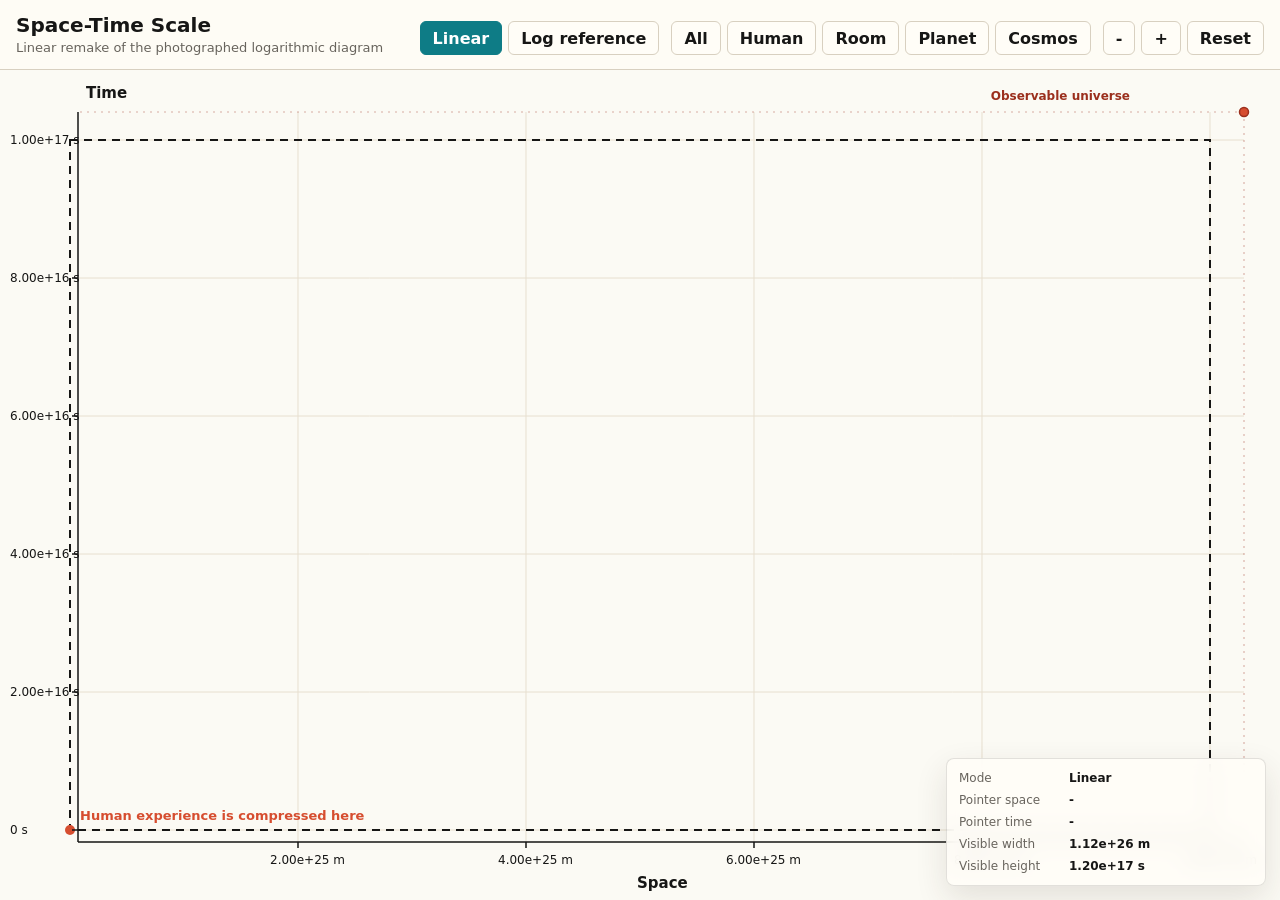
<file: space-time-scale/index.html>
<!doctype html>
<html lang="en">
  <head>
    <meta charset="utf-8">
    <meta name="viewport" content="width=device-width, initial-scale=1">
    <title>Linear Space-Time Scale</title>
    <link rel="stylesheet" href="styles.css">
  </head>
  <body>
    <main class="app">
      <section class="toolbar" aria-label="Scale controls">
        <div class="title">
          <h1>Space-Time Scale</h1>
          <p>Linear remake of the photographed logarithmic diagram</p>
        </div>

        <div class="control-group" role="group" aria-label="View mode">
          <button class="mode-button active" data-mode="linear" type="button">Linear</button>
          <button class="mode-button" data-mode="log" type="button">Log reference</button>
        </div>

        <div class="control-group" role="group" aria-label="Navigation presets">
          <button data-preset="all" type="button">All</button>
          <button data-preset="human" type="button">Human</button>
          <button data-preset="room" type="button">Room</button>
          <button data-preset="planet" type="button">Planet</button>
          <button data-preset="cosmos" type="button">Cosmos</button>
        </div>

        <div class="control-group" role="group" aria-label="Zoom controls">
          <button data-zoom="out" type="button">-</button>
          <button data-zoom="in" type="button">+</button>
          <button data-reset type="button">Reset</button>
        </div>
      </section>

      <section class="stage" aria-label="Interactive chart">
        <canvas id="chart"></canvas>
        <aside class="readout" aria-live="polite">
          <div>
            <span>Mode</span>
            <strong id="modeReadout">Linear</strong>
          </div>
          <div>
            <span>Pointer space</span>
            <strong id="xReadout">-</strong>
          </div>
          <div>
            <span>Pointer time</span>
            <strong id="yReadout">-</strong>
          </div>
          <div>
            <span>Visible width</span>
            <strong id="widthReadout">-</strong>
          </div>
          <div>
            <span>Visible height</span>
            <strong id="heightReadout">-</strong>
          </div>
        </aside>
      </section>
    </main>

    <script src="app.js?v=concepts-16e1cb8"></script>
  </body>
</html>
</file>
<file: seasalter-tides/styles.css>
:root {
  --bg: #f6f3eb;
  --surface: transparent;
  --surface-strong: transparent;
  --line: rgba(60, 71, 77, 0.14);
  --ink: #18212a;
  --muted: #53626a;
  --accent: #0d6c74;
  --accent-strong: #0a5056;
  --accent-soft: #d7ece8;
  --warn: #9f5e00;
  --weekend: #d96f1d;
  --calendar-high: #6abfe9;
  --calendar-morning: rgba(191, 226, 233, 0.72);
  --calendar-afternoon: rgba(246, 241, 223, 0.84);
  --calendar-evening: rgba(95, 104, 114, 0.18);
  --shadow: 0 18px 40px rgba(24, 33, 42, 0.09);
  --radius-xl: 28px;
  --radius-lg: 18px;
  --radius-md: 12px;
  --font-display: "Fraunces", Georgia, serif;
  --font-body: "Manrope", system-ui, sans-serif;
}

* {
  box-sizing: border-box;
}

html {
  scroll-behavior: smooth;
}

body {
  margin: 0;
  min-height: 100vh;
  color: var(--ink);
  font-family: var(--font-body);
  background: var(--bg);
}

body::before {
  content: none;
}

.page-shell {
  width: min(1600px, calc(100% - 20px));
  margin: 0 auto;
  padding: 10px 0 28px;
}

.hero {
  padding: 0 0 8px;
}

.eyebrow,
.kicker {
  margin: 0 0 10px;
  color: var(--accent-strong);
  font-size: 0.72rem;
  font-weight: 700;
  letter-spacing: 0.08em;
  text-transform: uppercase;
}

.card-head h2 {
  margin: 0;
  font-family: var(--font-display);
  line-height: 1.02;
}

.pill {
  display: inline-flex;
  align-items: center;
  min-height: 28px;
  padding: 0 10px;
  border: 1px solid rgba(24, 33, 42, 0.08);
  border-radius: 999px;
  background: transparent;
  color: var(--muted);
  font-size: 0.8rem;
  font-weight: 600;
}

.version-line {
  margin: 0;
  color: var(--muted);
  font-size: 0.72rem;
  font-weight: 600;
  letter-spacing: 0.03em;
}

.layout {
  display: grid;
  gap: 12px;
  margin-top: 4px;
}

.card {
  border: 0;
  border-radius: 0;
  background: transparent;
  box-shadow: none;
  backdrop-filter: none;
}

.summary-card,
.visual-card {
  padding: 0;
}

.controls-card,
.table-card {
  display: none;
}

.card-head {
  display: flex;
  align-items: start;
  justify-content: space-between;
  gap: 16px;
  margin-bottom: 12px;
}

.card-head h2 {
  font-size: 1.05rem;
}

.text-link {
  color: var(--accent);
  font-weight: 700;
  text-decoration-thickness: 2px;
  text-underline-offset: 3px;
}

.calendar-tools {
  display: flex;
  align-items: end;
  gap: 12px;
  margin-bottom: 10px;
}

.today-button {
  -webkit-appearance: none;
  appearance: none;
  display: inline-flex;
  align-items: center;
  justify-content: center;
  height: 42px;
  min-height: 42px;
  padding: 0 12px;
  margin: 0;
  border: 1px solid var(--line);
  border-radius: 0;
  border-color: var(--line);
  background: #fff;
  color: var(--ink);
  line-height: 1;
  flex: 0 0 auto;
}

.calendar-jump {
  display: grid;
  flex: 1 1 auto;
  gap: 6px;
  min-width: 190px;
}

.calendar-jump span {
  color: var(--muted);
  font-size: 0.72rem;
  font-weight: 700;
  letter-spacing: 0.03em;
  text-transform: uppercase;
}

.calendar-position-line {
  margin: 0;
  color: rgba(24, 33, 42, 0.76);
  font-size: 0.84rem;
  font-weight: 600;
  line-height: 1.3;
}

.controls-grid {
  display: grid;
  grid-template-columns: repeat(4, minmax(0, 1fr));
  gap: 14px;
}

.field {
  display: grid;
  gap: 8px;
}

.field-wide {
  grid-column: 1 / -1;
}

.field span {
  font-size: 0.86rem;
  font-weight: 800;
  letter-spacing: 0.02em;
}

.field small {
  color: var(--muted);
  line-height: 1.5;
}

input,
select,
button {
  font: inherit;
}

input,
select {
  width: 100%;
  min-height: 42px;
  padding: 0 12px;
  border: 1px solid var(--line);
  border-radius: 0;
  background: rgba(255, 255, 255, 0.7);
  color: var(--ink);
}

input:focus,
select:focus,
button:focus {
  outline: 2px solid rgba(13, 108, 116, 0.22);
  outline-offset: 2px;
}

.secret-input {
  display: grid;
  grid-template-columns: minmax(0, 1fr) auto;
  gap: 10px;
}

.ghost-button,
.secondary-button,
.primary-button {
  min-height: 42px;
  padding: 0 16px;
  border-radius: 0;
  border: 1px solid transparent;
  font-weight: 800;
  cursor: pointer;
  transition: transform 120ms ease, box-shadow 120ms ease, background 120ms ease;
}

.ghost-button:hover,
.secondary-button:hover,
.primary-button:hover {
  transform: translateY(-1px);
}

.ghost-button {
  border-color: var(--line);
  background: rgba(255, 255, 255, 0.7);
  color: var(--ink);
}

.primary-button {
  background: #dbe6e4;
  color: var(--ink);
  box-shadow: none;
}

.secondary-button {
  border-color: var(--line);
  background: transparent;
  color: var(--ink);
}

button:disabled {
  opacity: 0.5;
  cursor: not-allowed;
  transform: none;
  box-shadow: none;
}

.actions {
  display: flex;
  flex-wrap: wrap;
  gap: 10px;
}

.status-row {
  display: flex;
  align-items: center;
  justify-content: space-between;
  gap: 14px;
  margin-top: 20px;
  padding-top: 18px;
  border-top: 1px solid rgba(24, 33, 42, 0.08);
}

.status-message {
  margin: 0;
  color: var(--muted);
  line-height: 1.6;
}

.status-pills {
  display: flex;
  flex-wrap: wrap;
  gap: 10px;
}

.summary-grid {
  display: grid;
  grid-template-columns: repeat(3, minmax(0, 1fr));
  gap: 16px;
  margin: 0;
}

.summary-card {
  display: none;
}

.summary-grid div {
  padding: 16px;
  border: 1px solid rgba(24, 33, 42, 0.08);
  border-radius: var(--radius-lg);
  background: rgba(255, 255, 255, 0.58);
}

.summary-grid dt {
  margin-bottom: 6px;
  color: var(--muted);
  font-size: 0.88rem;
  font-weight: 700;
}

.summary-grid dd {
  margin: 0;
  font-size: 1rem;
  font-weight: 800;
}

.empty-state {
  padding: 34px 18px;
  text-align: center;
  border: 1px dashed rgba(24, 33, 42, 0.14);
  border-radius: var(--radius-lg);
  color: var(--muted);
  background: rgba(255, 255, 255, 0.44);
}

.empty-state h3 {
  margin: 0 0 8px;
  color: var(--ink);
  font-family: var(--font-display);
  font-size: 1.5rem;
}

.empty-state p {
  margin: 0;
  line-height: 1.6;
}

.calendar-wrap {
  overflow-x: auto;
  overflow-y: hidden;
  -webkit-overflow-scrolling: touch;
  scroll-behavior: smooth;
  overscroll-behavior-x: contain;
  touch-action: pan-x pinch-zoom;
  cursor: grab;
  border: 0;
  border-radius: 0;
  background: transparent;
  scrollbar-width: none;
}

.calendar-wrap::-webkit-scrollbar {
  display: none;
}

.calendar-graphic {
  min-height: var(--calendar-total-height, 620px);
  padding: 4px 0 0;
}

.calendar-svg {
  display: block;
}

.calendar-panel {
  display: grid;
  gap: 10px;
}

.calendar-panel.is-hidden {
  display: none;
}

.calendar-stage {
  display: grid;
  grid-template-columns: 42px minmax(0, 1fr) 42px;
  align-items: start;
  gap: 0;
}

.calendar-axis {
  display: grid;
  align-content: start;
  min-height: var(--calendar-total-height, 620px);
  padding-top: var(--calendar-label-top, 150px);
  font-size: 0.78rem;
  color: rgba(24, 33, 42, 0.82);
  user-select: none;
  background: rgba(255, 255, 255, 0.5);
}

.calendar-axis-left {
  text-align: right;
}

.calendar-axis-right {
  text-align: left;
}

.calendar-axis-label {
  position: relative;
  height: var(--calendar-hour-height, 45px);
  line-height: 1;
}

.calendar-axis-label span {
  position: absolute;
  top: -6px;
}

.calendar-axis-left .calendar-axis-label span {
  right: 4px;
}

.calendar-axis-right .calendar-axis-label span {
  left: 4px;
}

.calendar-scroller {
  padding: 0 42px;
  background: rgba(255, 255, 255, 0.52);
}

.calendar-range {
  display: block;
  width: 100%;
  min-height: 28px;
  padding: 0;
  border: 0;
  background: transparent;
  accent-color: rgba(24, 33, 42, 0.6);
}

.calendar-range::-webkit-slider-runnable-track {
  height: 20px;
  border: 1px solid rgba(24, 33, 42, 0.12);
  background: rgba(24, 33, 42, 0.14);
}

.calendar-range::-webkit-slider-thumb {
  -webkit-appearance: none;
  width: 84px;
  height: 20px;
  margin-top: 0;
  border: 1px solid rgba(24, 33, 42, 0.16);
  background: rgba(24, 33, 42, 0.34);
}

.calendar-range::-moz-range-track {
  height: 20px;
  border: 1px solid rgba(24, 33, 42, 0.12);
  background: rgba(24, 33, 42, 0.14);
}

.calendar-range::-moz-range-thumb {
  width: 84px;
  height: 20px;
  border: 1px solid rgba(24, 33, 42, 0.16);
  border-radius: 0;
  background: rgba(24, 33, 42, 0.34);
}

@media (hover: none) and (pointer: coarse) {
  .calendar-wrap {
    cursor: auto;
  }

  .calendar-scroller {
    display: none;
  }
}

.table-wrap {
  overflow: auto;
  max-height: 72vh;
  border: 1px solid rgba(24, 33, 42, 0.08);
  border-radius: var(--radius-lg);
  background: rgba(255, 255, 255, 0.72);
}

.table-wrap.is-hidden {
  display: none;
}

.tide-table {
  width: 100%;
  min-width: 960px;
  border-collapse: separate;
  border-spacing: 0;
}

.tide-table thead th {
  position: sticky;
  top: 0;
  z-index: 2;
  padding: 14px 12px;
  border-bottom: 1px solid rgba(24, 33, 42, 0.12);
  background: #edf5f4;
  color: var(--accent-strong);
  font-size: 0.82rem;
  font-weight: 800;
  letter-spacing: 0.04em;
  text-transform: uppercase;
  white-space: nowrap;
}

.tide-table th:first-child,
.tide-table td:first-child {
  min-width: 130px;
}

.tide-table th:nth-child(2),
.tide-table td:nth-child(2) {
  min-width: 76px;
}

.tide-table td {
  padding: 12px;
  border-bottom: 1px solid rgba(24, 33, 42, 0.08);
  white-space: nowrap;
  font-size: 0.94rem;
}

.tide-table tbody tr:nth-child(even) td {
  background: rgba(13, 108, 116, 0.025);
}

.tide-table tbody tr:hover td {
  background: rgba(13, 108, 116, 0.08);
}

.tide-table th:first-child,
.tide-table td:first-child,
.tide-table th:nth-child(2),
.tide-table td:nth-child(2) {
  position: sticky;
  left: 0;
  z-index: 1;
}

.tide-table th:nth-child(2),
.tide-table td:nth-child(2) {
  left: 130px;
}

.tide-table td:first-child,
.tide-table td:nth-child(2) {
  background: #fffdf6;
  font-weight: 800;
}

.tide-table thead th:first-child,
.tide-table thead th:nth-child(2) {
  z-index: 3;
}

.type-pill {
  display: inline-flex;
  align-items: center;
  justify-content: center;
  min-width: 60px;
  min-height: 28px;
  padding: 0 10px;
  border-radius: 999px;
  background: var(--accent-soft);
  color: var(--accent-strong);
  font-size: 0.76rem;
  font-weight: 800;
}

.notes-cell {
  color: var(--muted);
}

@media (max-width: 1040px) {
  .controls-grid,
  .summary-grid {
    grid-template-columns: repeat(2, minmax(0, 1fr));
  }
}

@media (max-width: 760px) {
  .page-shell {
    width: min(100% - 20px, 1400px);
    padding-top: 8px;
  }

  .controls-grid,
  .summary-grid {
    grid-template-columns: 1fr;
  }

  .card-head,
  .status-row {
    flex-direction: column;
    align-items: stretch;
  }

  .actions {
    flex-direction: column;
  }

  .calendar-graphic {
    min-height: var(--calendar-total-height, 760px);
    padding: 4px 0 0;
  }

  .calendar-stage {
    grid-template-columns: 40px minmax(0, 1fr) 40px;
  }

  .calendar-axis {
    min-height: var(--calendar-total-height, 760px);
    padding-top: var(--calendar-label-top, 156px);
    font-size: 0.72rem;
  }

  .calendar-scroller {
    padding: 0 40px;
  }

  .calendar-tools {
    align-items: end;
    flex-direction: row;
    gap: 10px;
  }

  .calendar-jump {
    min-width: 0;
  }

  .calendar-position-line {
    font-size: 0.78rem;
  }

  .tide-table {
    min-width: 780px;
  }

  .tide-table th:first-child,
  .tide-table td:first-child,
  .tide-table th:nth-child(2),
  .tide-table td:nth-child(2) {
    position: static;
  }
}
</file>
<file: space-time-scale/styles.css>
:root {
  color-scheme: light;
  --ink: #161615;
  --muted: #68645d;
  --paper: #f7f4ec;
  --panel: #fffdf7;
  --line: #d8d0c0;
  --accent: #0e7c86;
  --accent-strong: #075d65;
  --human: #d64d2f;
}

* {
  box-sizing: border-box;
}

body {
  margin: 0;
  min-height: 100dvh;
  background: var(--paper);
  color: var(--ink);
  font-family: ui-sans-serif, system-ui, -apple-system, BlinkMacSystemFont, "Segoe UI", sans-serif;
}

button {
  min-height: 34px;
  border: 1px solid var(--line);
  border-radius: 6px;
  background: var(--panel);
  color: var(--ink);
  font: inherit;
  font-weight: 650;
  cursor: pointer;
}

button:hover {
  border-color: var(--accent);
}

button.active {
  background: var(--accent);
  border-color: var(--accent);
  color: white;
}

.app {
  display: grid;
  grid-template-rows: auto 1fr;
  height: 100dvh;
}

.toolbar {
  display: flex;
  flex-wrap: wrap;
  gap: 12px;
  align-items: end;
  padding: 14px 16px;
  border-bottom: 1px solid var(--line);
  background: rgba(255, 253, 247, 0.92);
}

.title {
  min-width: min(100%, 260px);
  margin-right: auto;
}

.title h1 {
  margin: 0;
  font-size: 20px;
  line-height: 1.1;
  letter-spacing: 0;
}

.title p {
  margin: 4px 0 0;
  color: var(--muted);
  font-size: 13px;
}

.control-group {
  display: flex;
  gap: 6px;
  align-items: center;
}

.control-group button {
  padding: 0 12px;
}

.stage {
  position: relative;
  min-height: 0;
  overflow: hidden;
}

#chart {
  display: block;
  width: 100%;
  height: 100%;
  cursor: grab;
  background: #fbfaf4;
}

#chart:active {
  cursor: grabbing;
}

.readout {
  position: absolute;
  right: 14px;
  bottom: 14px;
  display: grid;
  gap: 8px;
  width: min(320px, calc(100% - 28px));
  padding: 12px;
  border: 1px solid rgba(22, 22, 21, 0.12);
  border-radius: 8px;
  background: rgba(255, 253, 247, 0.88);
  backdrop-filter: blur(10px);
  box-shadow: 0 12px 32px rgba(55, 45, 30, 0.12);
}

.readout div {
  display: grid;
  grid-template-columns: 100px 1fr;
  gap: 10px;
  min-width: 0;
}

.readout span {
  color: var(--muted);
  font-size: 12px;
}

.readout strong {
  min-width: 0;
  overflow-wrap: anywhere;
  font-size: 12px;
}

@media (max-width: 720px) {
  .toolbar {
    align-items: stretch;
  }

  .title {
    width: 100%;
  }

  .control-group {
    flex-wrap: wrap;
  }
}
</file>
